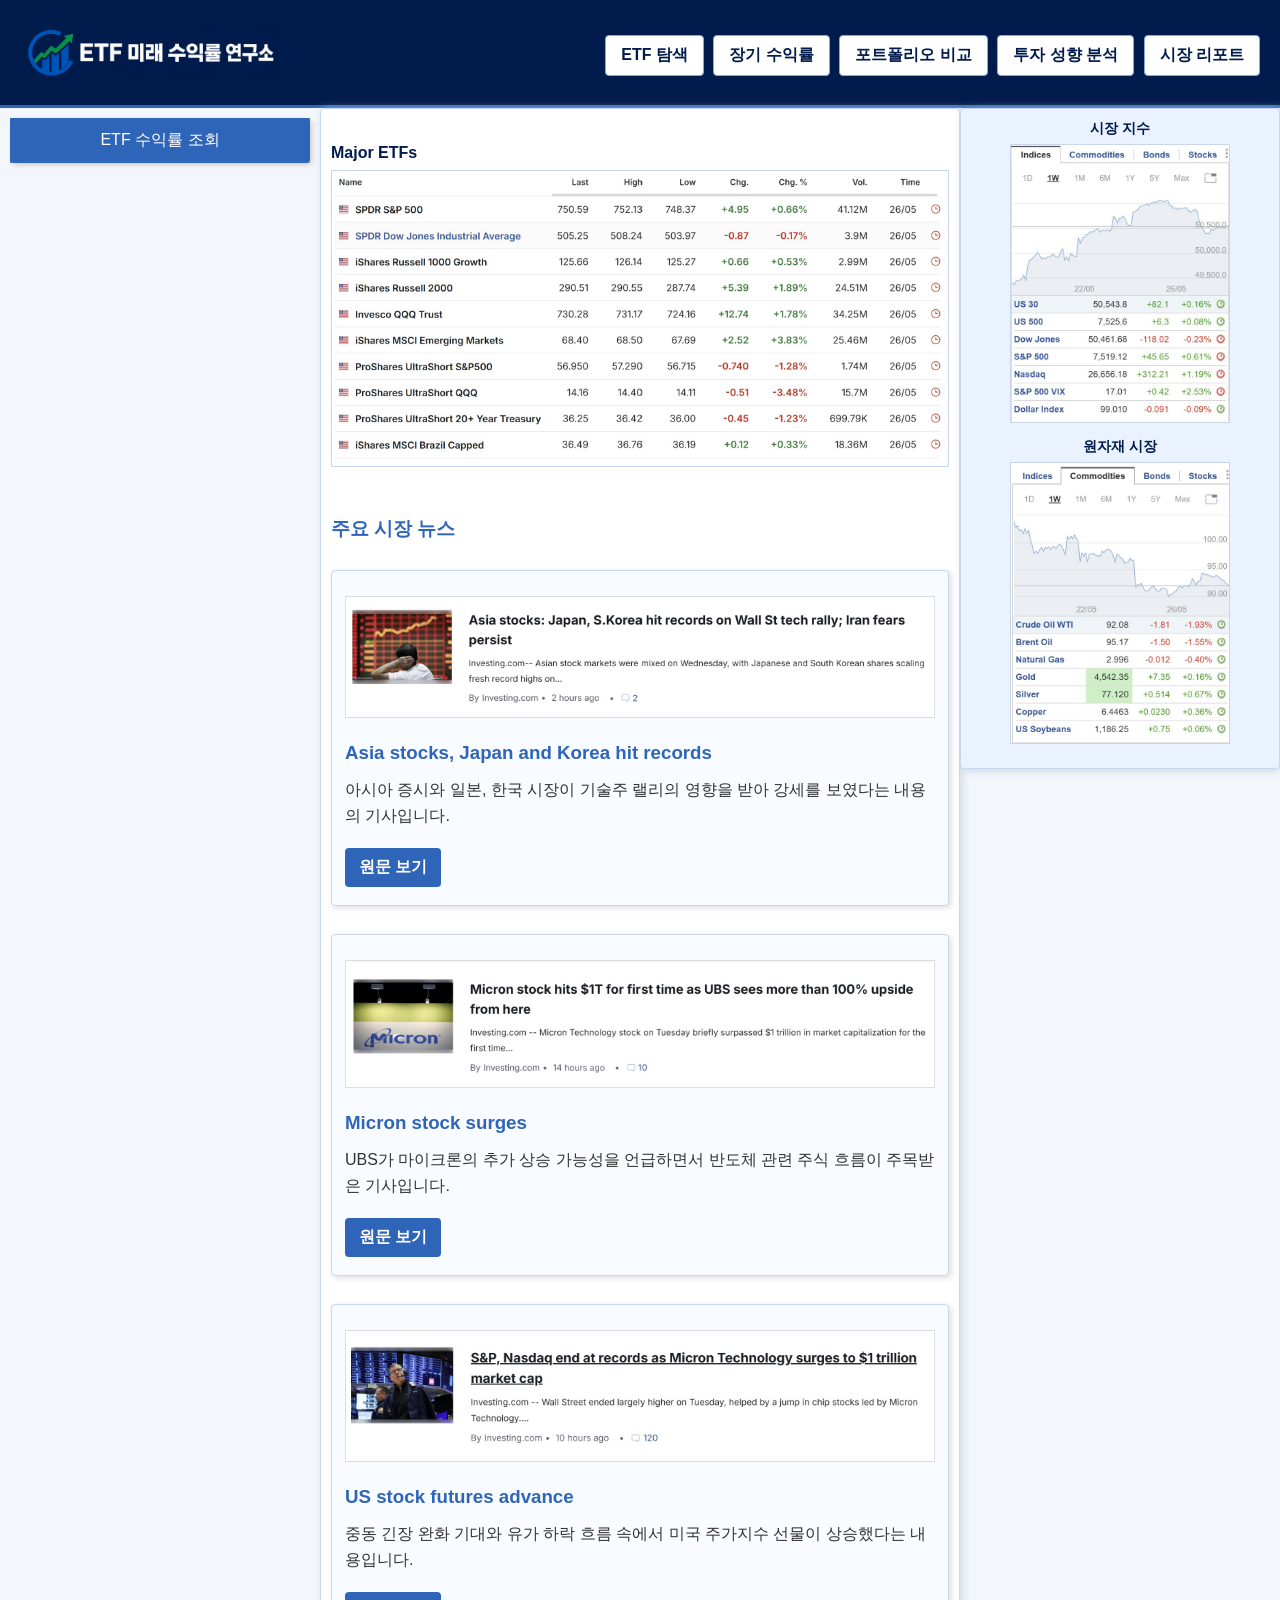
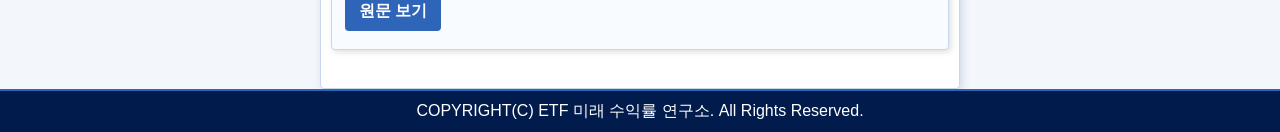
<file: index.html>
﻿<!DOCTYPE html>
<html lang="ko">
<head>
<meta charset="utf-8">
<meta name="viewport" content="width=device-width, initial-scale=1.0">
<title>ETF 미래 수익률 연구소</title>
<link rel="stylesheet" href="style.css">
</head>
<body>
<header class="c_12">
  <h1><a href="index.html"><img class="logo" src="./img/logo.png" alt="ETF 미래 수익률 연구소"></a></h1>
  <nav>
  <ul>
    <li><a href="explore.html">ETF 탐색</a></li>
    <li><a href="long-term.html">장기 수익률</a></li>
    <li><a href="portfolio.html">포트폴리오 비교</a></li>
    <li><a href="profile.html">투자 성향 분석</a></li>
    <li><a href="market-report.html">시장 리포트</a></li>
  </ul>
</nav>
</header>
<aside id="menu" class="c_m_3 c_3">
  <nav id="side_dropdown">
    <ul>
      <li><a href="#">ETF 수익률 조회</a>
        <ul>
          <li><a href="returns-qld.html">QLD 조회</a></li>
          <li><a href="returns-tqqq.html">TQQQ 조회</a></li>
          <li><a href="returns-spy.html">SPY 조회</a></li>
          <li><a href="returns-schd.html">SCHD 조회</a></li>
          <li><a href="returns-qqq.html">QQQ 조회</a></li>
          <li><a href="returns-voo.html">VOO 조회</a></li>
        </ul>
      </li>
    </ul>
  </nav>
</aside>
<main class="c_m_9 c_6">
      <section>
    <figure class="main-image">
      <figcaption>Major ETFs</figcaption>
      <img src="./img/etfs.jpg" alt="ETF 이미지">
    </figure>
  </section>
  <section class="main-news">
    <h3>주요 시장 뉴스</h3>
    <article class="card news-card">
      <img src="./img/news1.jpg" alt="아시아 증시 뉴스 이미지">
      <h3>Asia stocks, Japan and Korea hit records</h3>
      <p>아시아 증시와 일본, 한국 시장이 기술주 랠리의 영향을 받아 강세를 보였다는 내용의 기사입니다.</p>
      <a class="btn" href="https://www.investing.com/news/stock-market-news/asia-stocks-japan-skorea-hit-records-on-wall-st-tech-rally-iran-fears-persist-4711171" target="_blank">원문 보기</a>
    </article>
    <article class="card news-card">
      <img src="./img/news2.jpg" alt="마이크론 주식 뉴스 이미지">
      <h3>Micron stock surges</h3>
      <p>UBS가 마이크론의 추가 상승 가능성을 언급하면서 반도체 관련 주식 흐름이 주목받은 기사입니다.</p>
      <a class="btn" href="https://www.investing.com/news/stock-market-news/micron-stock-surges-as-ubs-sees-more-than-100-upside-from-here-4709156" target="_blank">원문 보기</a>
    </article>
    <article class="card news-card">
      <img src="./img/news3.jpg" alt="미국 선물 지수 뉴스 이미지">
      <h3>US stock futures advance</h3>
      <p>중동 긴장 완화 기대와 유가 하락 흐름 속에서 미국 주가지수 선물이 상승했다는 내용입니다.</p>
      <a class="btn" href="https://www.investing.com/news/stock-market-news/us-stock-futures-advance-as-iran-peace-hopes-dent-oil-prices-4708680" target="_blank">원문 보기</a>
    </article>
  </section>
</main>
<aside id="photos" class="c_m_12 c_3">
  <figure>
    <figcaption>시장 지수</figcaption>
    <img src="./img/indices.jpg" alt="시장 지수 이미지">
  </figure>
  <figure>
    <figcaption>원자재 시장</figcaption>
    <img src="./img/commodities.jpg" alt="원자재 시장 이미지">
  </figure>
</aside>
<footer class="c_12">COPYRIGHT(C) ETF 미래 수익률 연구소. All Rights Reserved.</footer>
</body>
</html>
</file>
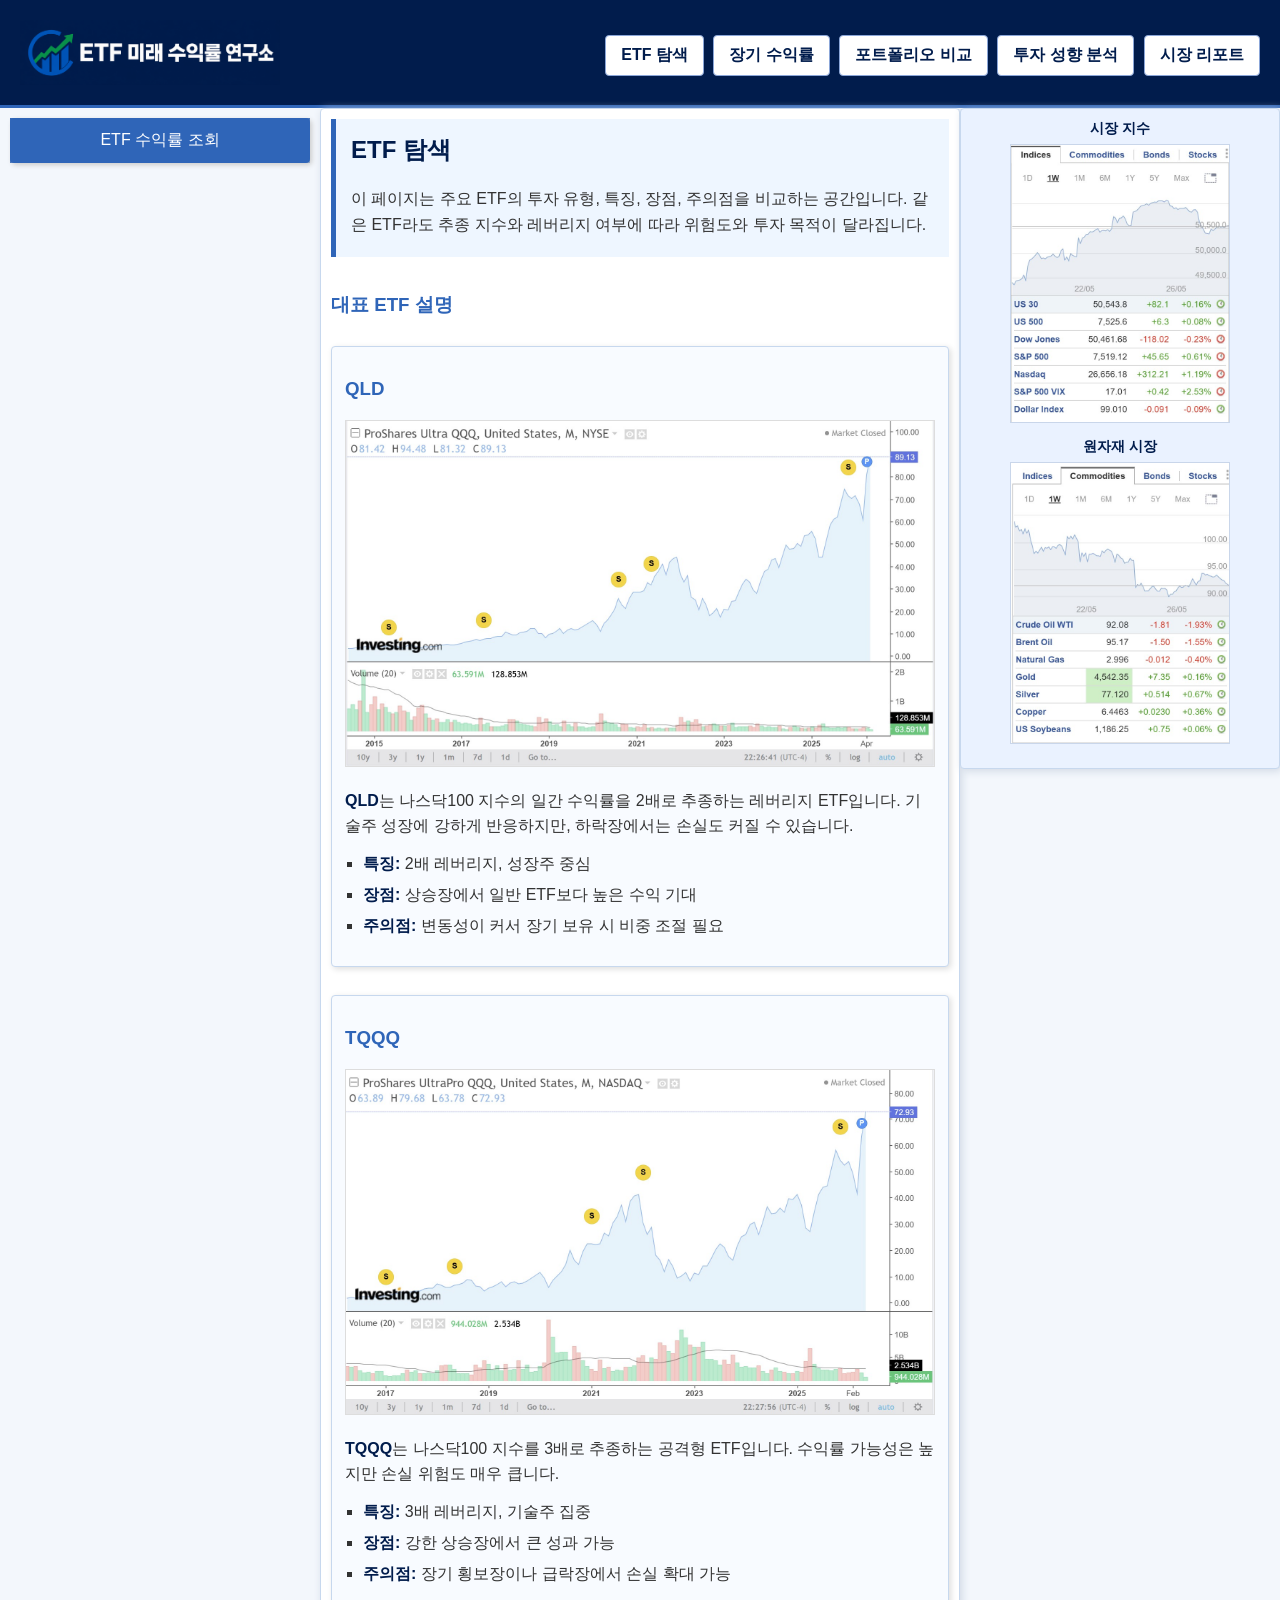
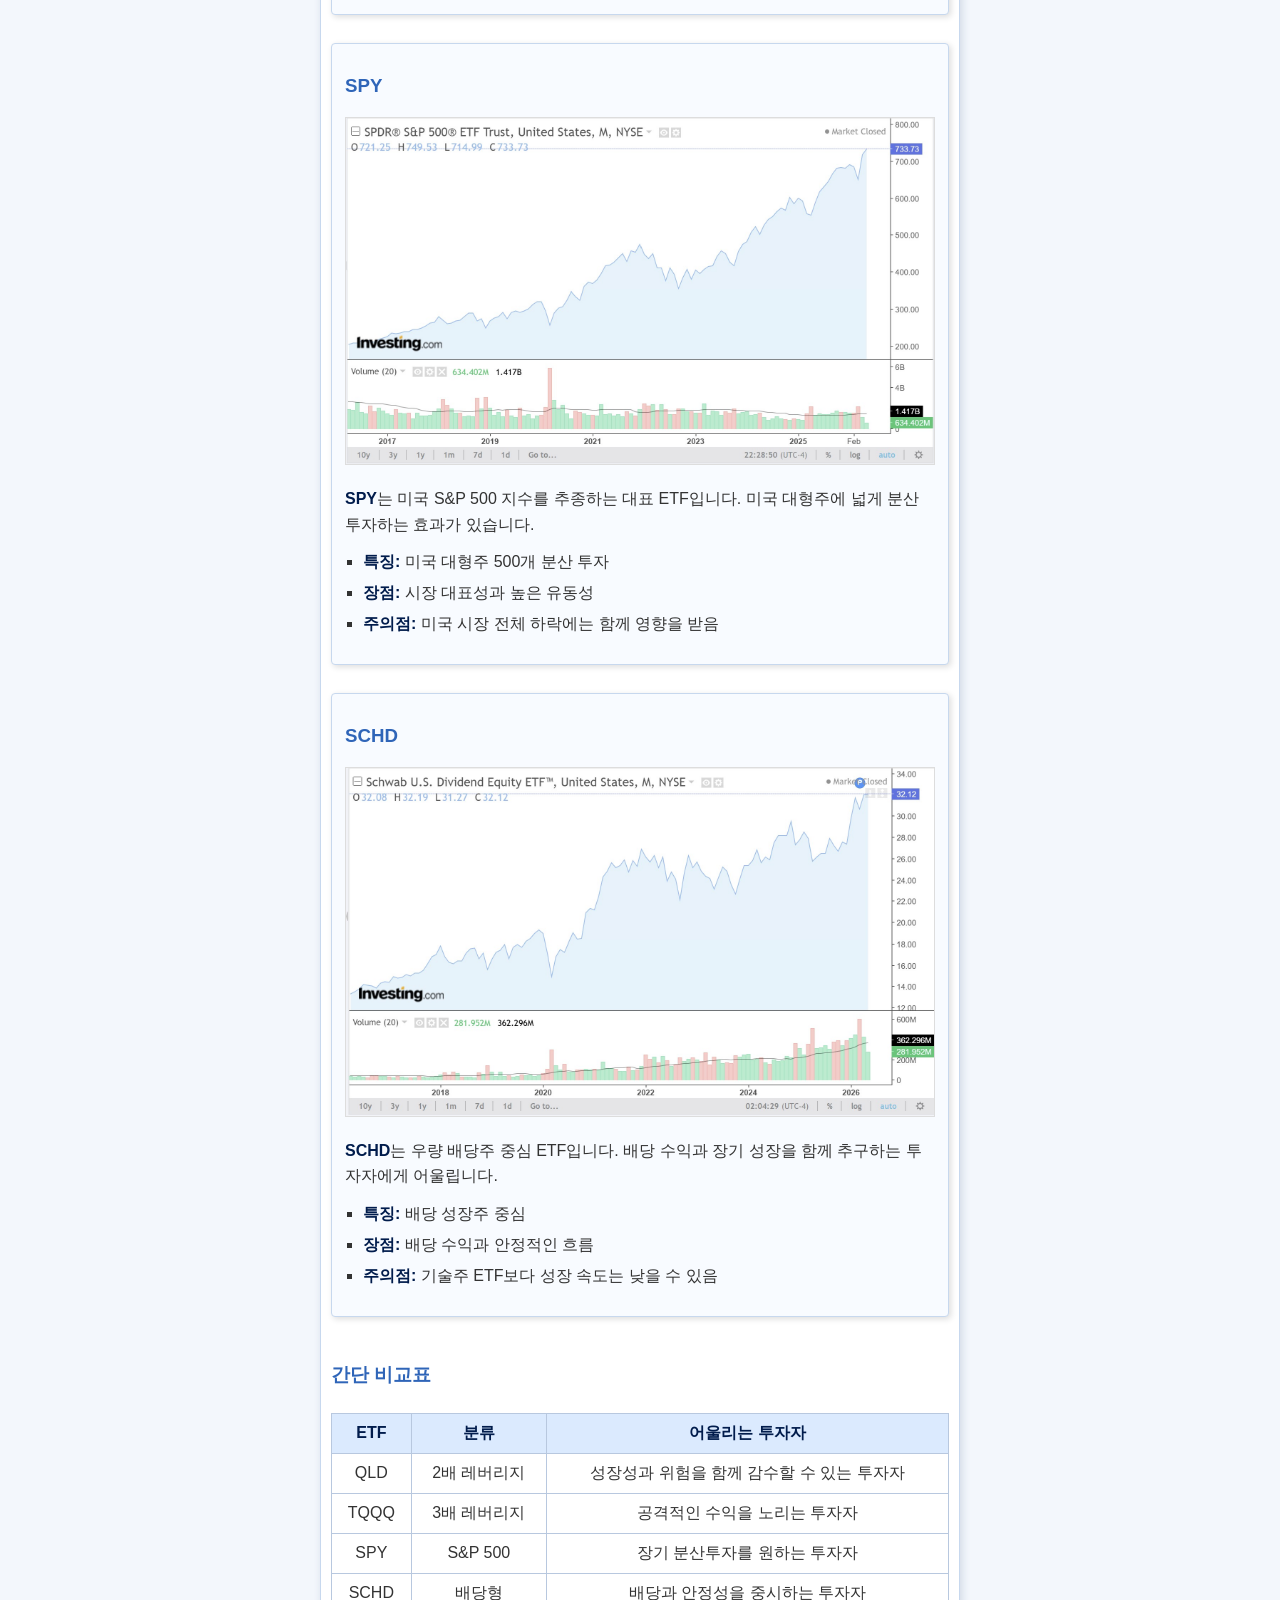
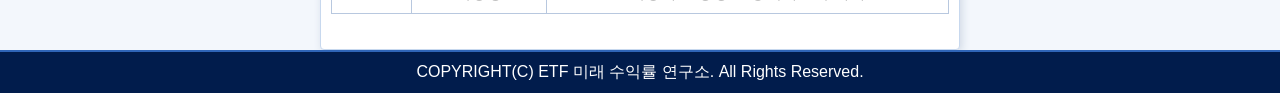
<file: explore.html>
﻿<!DOCTYPE html>
<html lang="ko">
<head>
<meta charset="utf-8">
<meta name="viewport" content="width=device-width, initial-scale=1.0">
<title>ETF 탐색</title>
<link rel="stylesheet" href="style.css">
</head>
<body>
<header class="c_12">
  <h1><a href="index.html"><img class="logo" src="./img/logo.png" alt="ETF 미래 수익률 연구소"></a></h1>
  <nav>
  <ul>
    <li><a href="explore.html">ETF 탐색</a></li>
    <li><a href="long-term.html">장기 수익률</a></li>
    <li><a href="portfolio.html">포트폴리오 비교</a></li>
    <li><a href="profile.html">투자 성향 분석</a></li>
    <li><a href="market-report.html">시장 리포트</a></li>
  </ul>
</nav>
</header>
<aside id="menu" class="c_m_3 c_3">
  <nav id="side_dropdown">
    <ul>
      <li><a href="#">ETF 수익률 조회</a>
        <ul>
          <li><a href="returns-qld.html">QLD 조회</a></li>
          <li><a href="returns-tqqq.html">TQQQ 조회</a></li>
          <li><a href="returns-spy.html">SPY 조회</a></li>
          <li><a href="returns-schd.html">SCHD 조회</a></li>
          <li><a href="returns-qqq.html">QQQ 조회</a></li>
          <li><a href="returns-voo.html">VOO 조회</a></li>
        </ul>
      </li>
    </ul>
  </nav>
</aside>
<main class="c_m_9 c_6">
  <section class="intro-box">
    <h2>ETF 탐색</h2>
    <p>이 페이지는 주요 ETF의 투자 유형, 특징, 장점, 주의점을 비교하는 공간입니다. 같은 ETF라도 추종 지수와 레버리지 여부에 따라 위험도와 투자 목적이 달라집니다.</p>
  </section>
  <section>
    <h3>대표 ETF 설명</h3>
    <article class="card"><h3>QLD</h3><img src="./img/qld chart.jpg" alt="QLD 차트"><p><b>QLD</b>는 나스닥100 지수의 일간 수익률을 2배로 추종하는 레버리지 ETF입니다. 기술주 성장에 강하게 반응하지만, 하락장에서는 손실도 커질 수 있습니다.</p><ul><li><b>특징:</b> 2배 레버리지, 성장주 중심</li><li><b>장점:</b> 상승장에서 일반 ETF보다 높은 수익 기대</li><li><b>주의점:</b> 변동성이 커서 장기 보유 시 비중 조절 필요</li></ul></article>
    <article class="card"><h3>TQQQ</h3><img src="./img/tqqq chart.jpg" alt="TQQQ 차트"><p><b>TQQQ</b>는 나스닥100 지수를 3배로 추종하는 공격형 ETF입니다. 수익률 가능성은 높지만 손실 위험도 매우 큽니다.</p><ul><li><b>특징:</b> 3배 레버리지, 기술주 집중</li><li><b>장점:</b> 강한 상승장에서 큰 성과 가능</li><li><b>주의점:</b> 장기 횡보장이나 급락장에서 손실 확대 가능</li></ul></article>
    <article class="card"><h3>SPY</h3><img src="./img/spy chart.jpg" alt="SPY 차트"><p><b>SPY</b>는 미국 S&amp;P 500 지수를 추종하는 대표 ETF입니다. 미국 대형주에 넓게 분산 투자하는 효과가 있습니다.</p><ul><li><b>특징:</b> 미국 대형주 500개 분산 투자</li><li><b>장점:</b> 시장 대표성과 높은 유동성</li><li><b>주의점:</b> 미국 시장 전체 하락에는 함께 영향을 받음</li></ul></article>
    <article class="card"><h3>SCHD</h3><img src="./img/schd chart.jpg" alt="SCHD 차트"><p><b>SCHD</b>는 우량 배당주 중심 ETF입니다. 배당 수익과 장기 성장을 함께 추구하는 투자자에게 어울립니다.</p><ul><li><b>특징:</b> 배당 성장주 중심</li><li><b>장점:</b> 배당 수익과 안정적인 흐름</li><li><b>주의점:</b> 기술주 ETF보다 성장 속도는 낮을 수 있음</li></ul></article>
  </section>
  <section>
    <h3>간단 비교표</h3>
    <table><tr><th>ETF</th><th>분류</th><th>어울리는 투자자</th></tr><tr><td>QLD</td><td>2배 레버리지</td><td>성장성과 위험을 함께 감수할 수 있는 투자자</td></tr><tr><td>TQQQ</td><td>3배 레버리지</td><td>공격적인 수익을 노리는 투자자</td></tr><tr><td>SPY</td><td>S&amp;P 500</td><td>장기 분산투자를 원하는 투자자</td></tr><tr><td>SCHD</td><td>배당형</td><td>배당과 안정성을 중시하는 투자자</td></tr></table>
  </section>
</main>
<aside id="photos" class="c_m_12 c_3">
  <figure>
    <figcaption>시장 지수</figcaption>
    <img src="./img/indices.jpg" alt="시장 지수 이미지">
  </figure>
  <figure>
    <figcaption>원자재 시장</figcaption>
    <img src="./img/commodities.jpg" alt="원자재 시장 이미지">
  </figure>
</aside>
<footer class="c_12">COPYRIGHT(C) ETF 미래 수익률 연구소. All Rights Reserved.</footer>
</body>
</html>
</file>
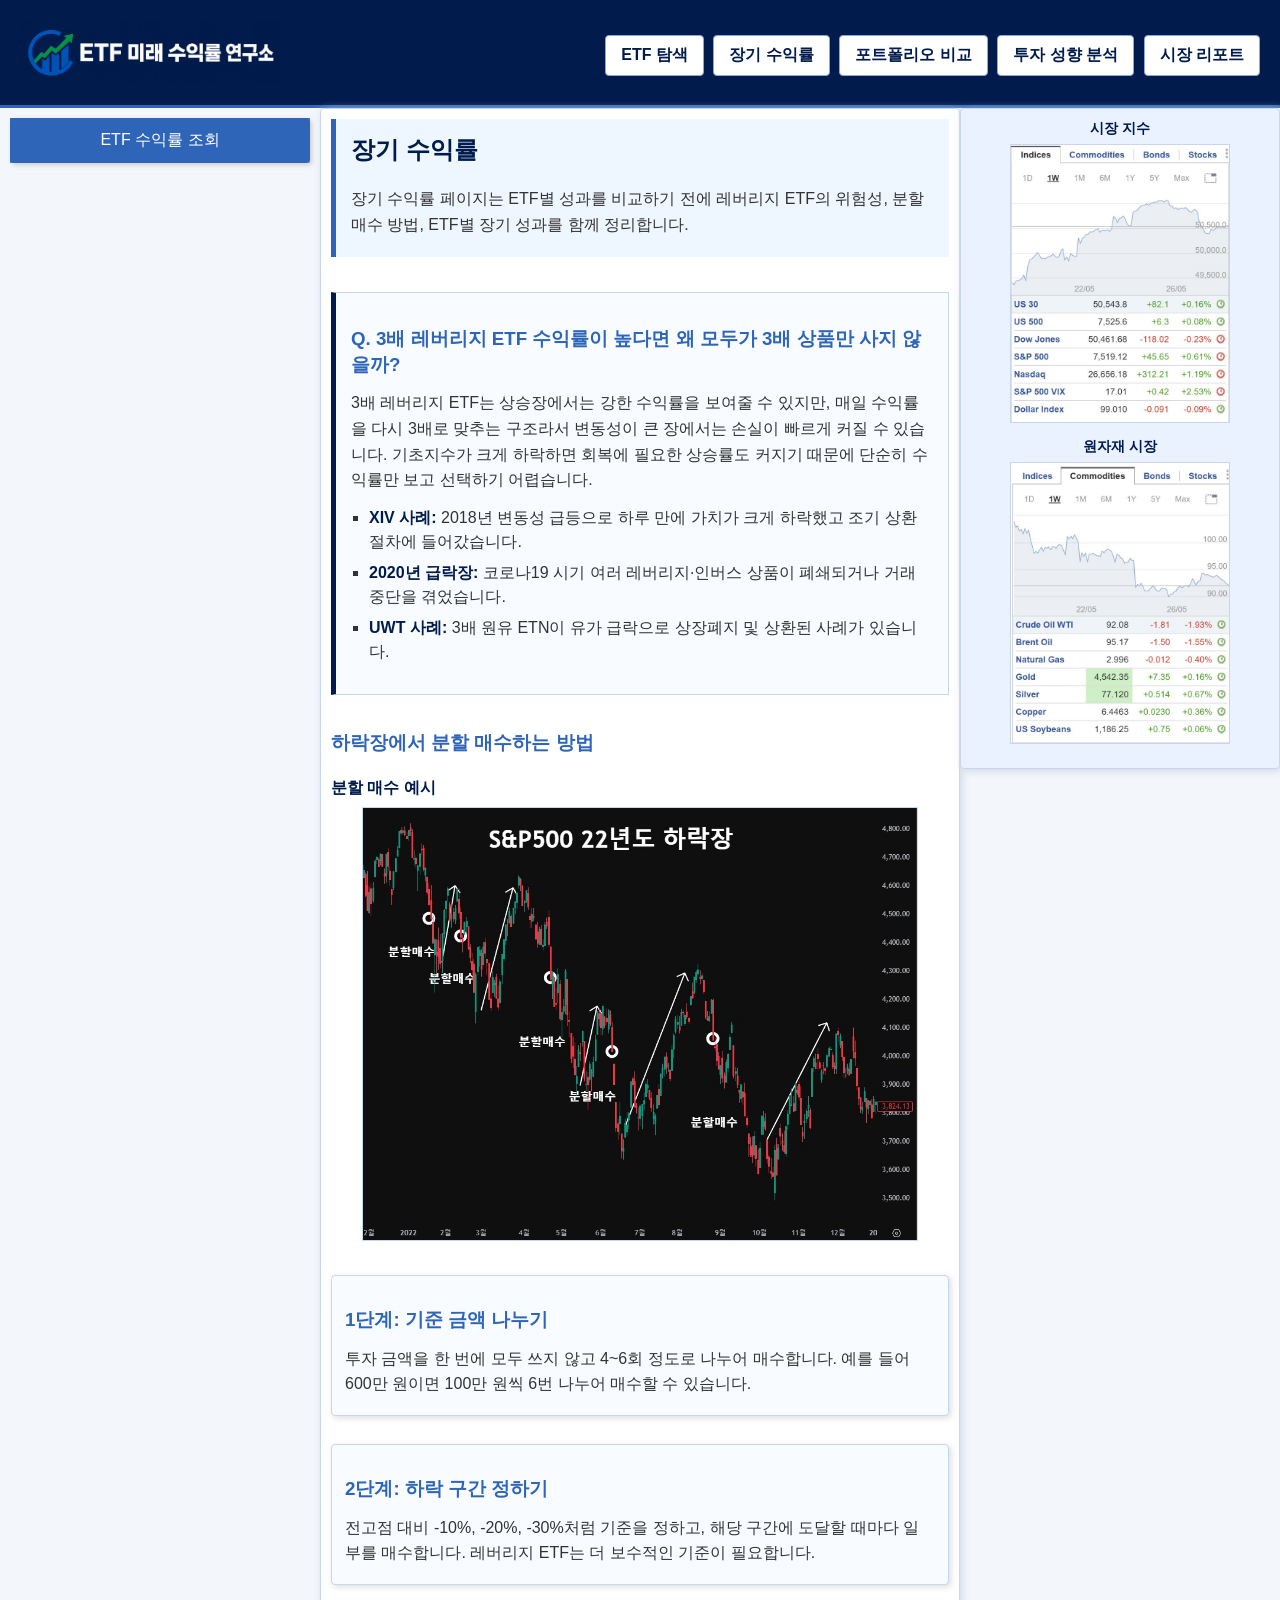
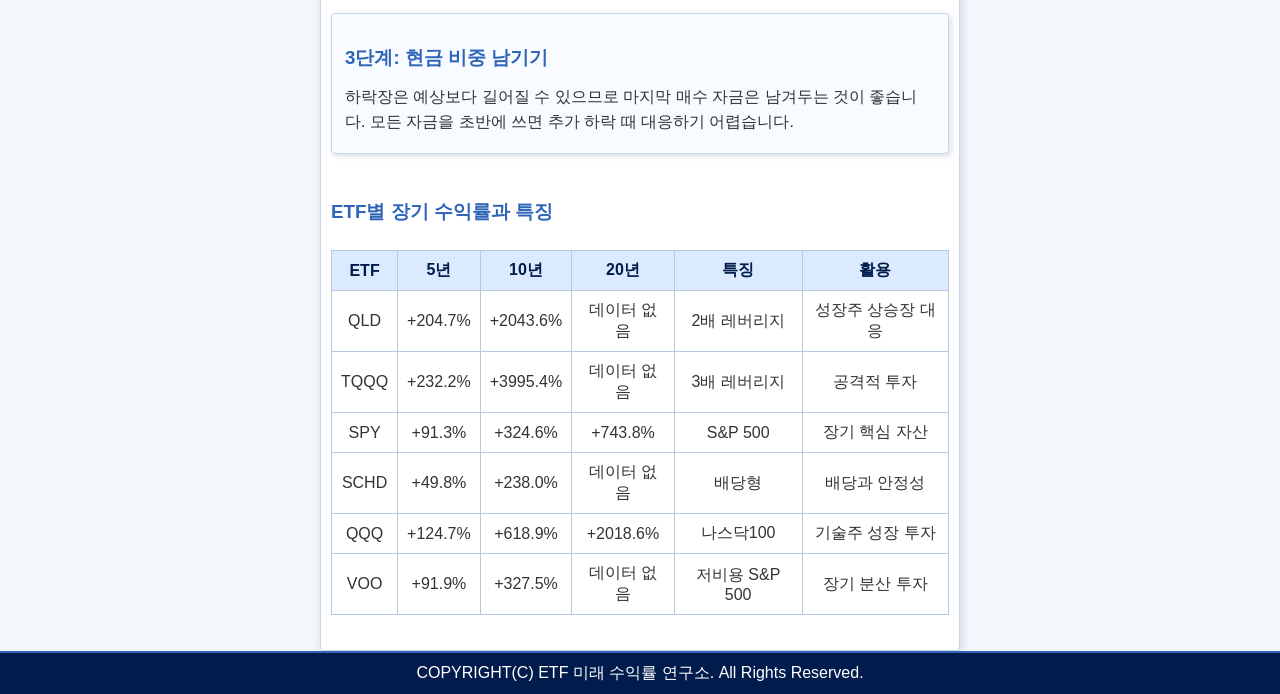
<file: long-term.html>
﻿<!DOCTYPE html>
<html lang="ko">
<head>
<meta charset="utf-8">
<meta name="viewport" content="width=device-width, initial-scale=1.0">
<title>장기 수익률</title>
<link rel="stylesheet" href="style.css">
</head>
<body>
<header class="c_12">
  <h1><a href="index.html"><img class="logo" src="./img/logo.png" alt="ETF 미래 수익률 연구소"></a></h1>
  <nav>
  <ul>
    <li><a href="explore.html">ETF 탐색</a></li>
    <li><a href="long-term.html">장기 수익률</a></li>
    <li><a href="portfolio.html">포트폴리오 비교</a></li>
    <li><a href="profile.html">투자 성향 분석</a></li>
    <li><a href="market-report.html">시장 리포트</a></li>
  </ul>
</nav>
</header>
<aside id="menu" class="c_m_3 c_3">
  <nav id="side_dropdown">
    <ul>
      <li><a href="#">ETF 수익률 조회</a>
        <ul>
          <li><a href="returns-qld.html">QLD 조회</a></li>
          <li><a href="returns-tqqq.html">TQQQ 조회</a></li>
          <li><a href="returns-spy.html">SPY 조회</a></li>
          <li><a href="returns-schd.html">SCHD 조회</a></li>
          <li><a href="returns-qqq.html">QQQ 조회</a></li>
          <li><a href="returns-voo.html">VOO 조회</a></li>
        </ul>
      </li>
    </ul>
  </nav>
</aside>
<main class="c_m_9 c_6">
  <section class="intro-box"><h2>장기 수익률</h2><p>장기 수익률 페이지는 ETF별 성과를 비교하기 전에 레버리지 ETF의 위험성, 분할 매수 방법, ETF별 장기 성과를 함께 정리합니다.</p></section>
  <section class="note-box"><h3>Q. 3배 레버리지 ETF 수익률이 높다면 왜 모두가 3배 상품만 사지 않을까?</h3><p>3배 레버리지 ETF는 상승장에서는 강한 수익률을 보여줄 수 있지만, 매일 수익률을 다시 3배로 맞추는 구조라서 변동성이 큰 장에서는 손실이 빠르게 커질 수 있습니다. 기초지수가 크게 하락하면 회복에 필요한 상승률도 커지기 때문에 단순히 수익률만 보고 선택하기 어렵습니다.</p><ul><li><b>XIV 사례:</b> 2018년 변동성 급등으로 하루 만에 가치가 크게 하락했고 조기 상환 절차에 들어갔습니다.</li><li><b>2020년 급락장:</b> 코로나19 시기 여러 레버리지·인버스 상품이 폐쇄되거나 거래 중단을 겪었습니다.</li><li><b>UWT 사례:</b> 3배 원유 ETN이 유가 급락으로 상장폐지 및 상환된 사례가 있습니다.</li></ul></section>
  <section><h3>하락장에서 분할 매수하는 방법</h3>
    <figure class="buying-image">
      <figcaption>분할 매수 예시</figcaption>
      <img src="./img/div buying.jpg" alt="분할 매수 예시 이미지">
    </figure><article class="card"><h3>1단계: 기준 금액 나누기</h3><p>투자 금액을 한 번에 모두 쓰지 않고 4~6회 정도로 나누어 매수합니다. 예를 들어 600만 원이면 100만 원씩 6번 나누어 매수할 수 있습니다.</p></article><article class="card"><h3>2단계: 하락 구간 정하기</h3><p>전고점 대비 -10%, -20%, -30%처럼 기준을 정하고, 해당 구간에 도달할 때마다 일부를 매수합니다. 레버리지 ETF는 더 보수적인 기준이 필요합니다.</p></article><article class="card"><h3>3단계: 현금 비중 남기기</h3><p>하락장은 예상보다 길어질 수 있으므로 마지막 매수 자금은 남겨두는 것이 좋습니다. 모든 자금을 초반에 쓰면 추가 하락 때 대응하기 어렵습니다.</p></article></section>
  <section><h3>ETF별 장기 수익률과 특징</h3><table><tr><th>ETF</th><th>5년</th><th>10년</th><th>20년</th><th>특징</th><th>활용</th></tr><tr><td>QLD</td><td>+204.7%</td><td>+2043.6%</td><td>데이터 없음</td><td>2배 레버리지</td><td>성장주 상승장 대응</td></tr><tr><td>TQQQ</td><td>+232.2%</td><td>+3995.4%</td><td>데이터 없음</td><td>3배 레버리지</td><td>공격적 투자</td></tr><tr><td>SPY</td><td>+91.3%</td><td>+324.6%</td><td>+743.8%</td><td>S&amp;P 500</td><td>장기 핵심 자산</td></tr><tr><td>SCHD</td><td>+49.8%</td><td>+238.0%</td><td>데이터 없음</td><td>배당형</td><td>배당과 안정성</td></tr><tr><td>QQQ</td><td>+124.7%</td><td>+618.9%</td><td>+2018.6%</td><td>나스닥100</td><td>기술주 성장 투자</td></tr><tr><td>VOO</td><td>+91.9%</td><td>+327.5%</td><td>데이터 없음</td><td>저비용 S&amp;P 500</td><td>장기 분산 투자</td></tr></table></section>
</main>
<aside id="photos" class="c_m_12 c_3">
  <figure>
    <figcaption>시장 지수</figcaption>
    <img src="./img/indices.jpg" alt="시장 지수 이미지">
  </figure>
  <figure>
    <figcaption>원자재 시장</figcaption>
    <img src="./img/commodities.jpg" alt="원자재 시장 이미지">
  </figure>
</aside>
<footer class="c_12">COPYRIGHT(C) ETF 미래 수익률 연구소. All Rights Reserved.</footer>
</body>
</html>
</file>
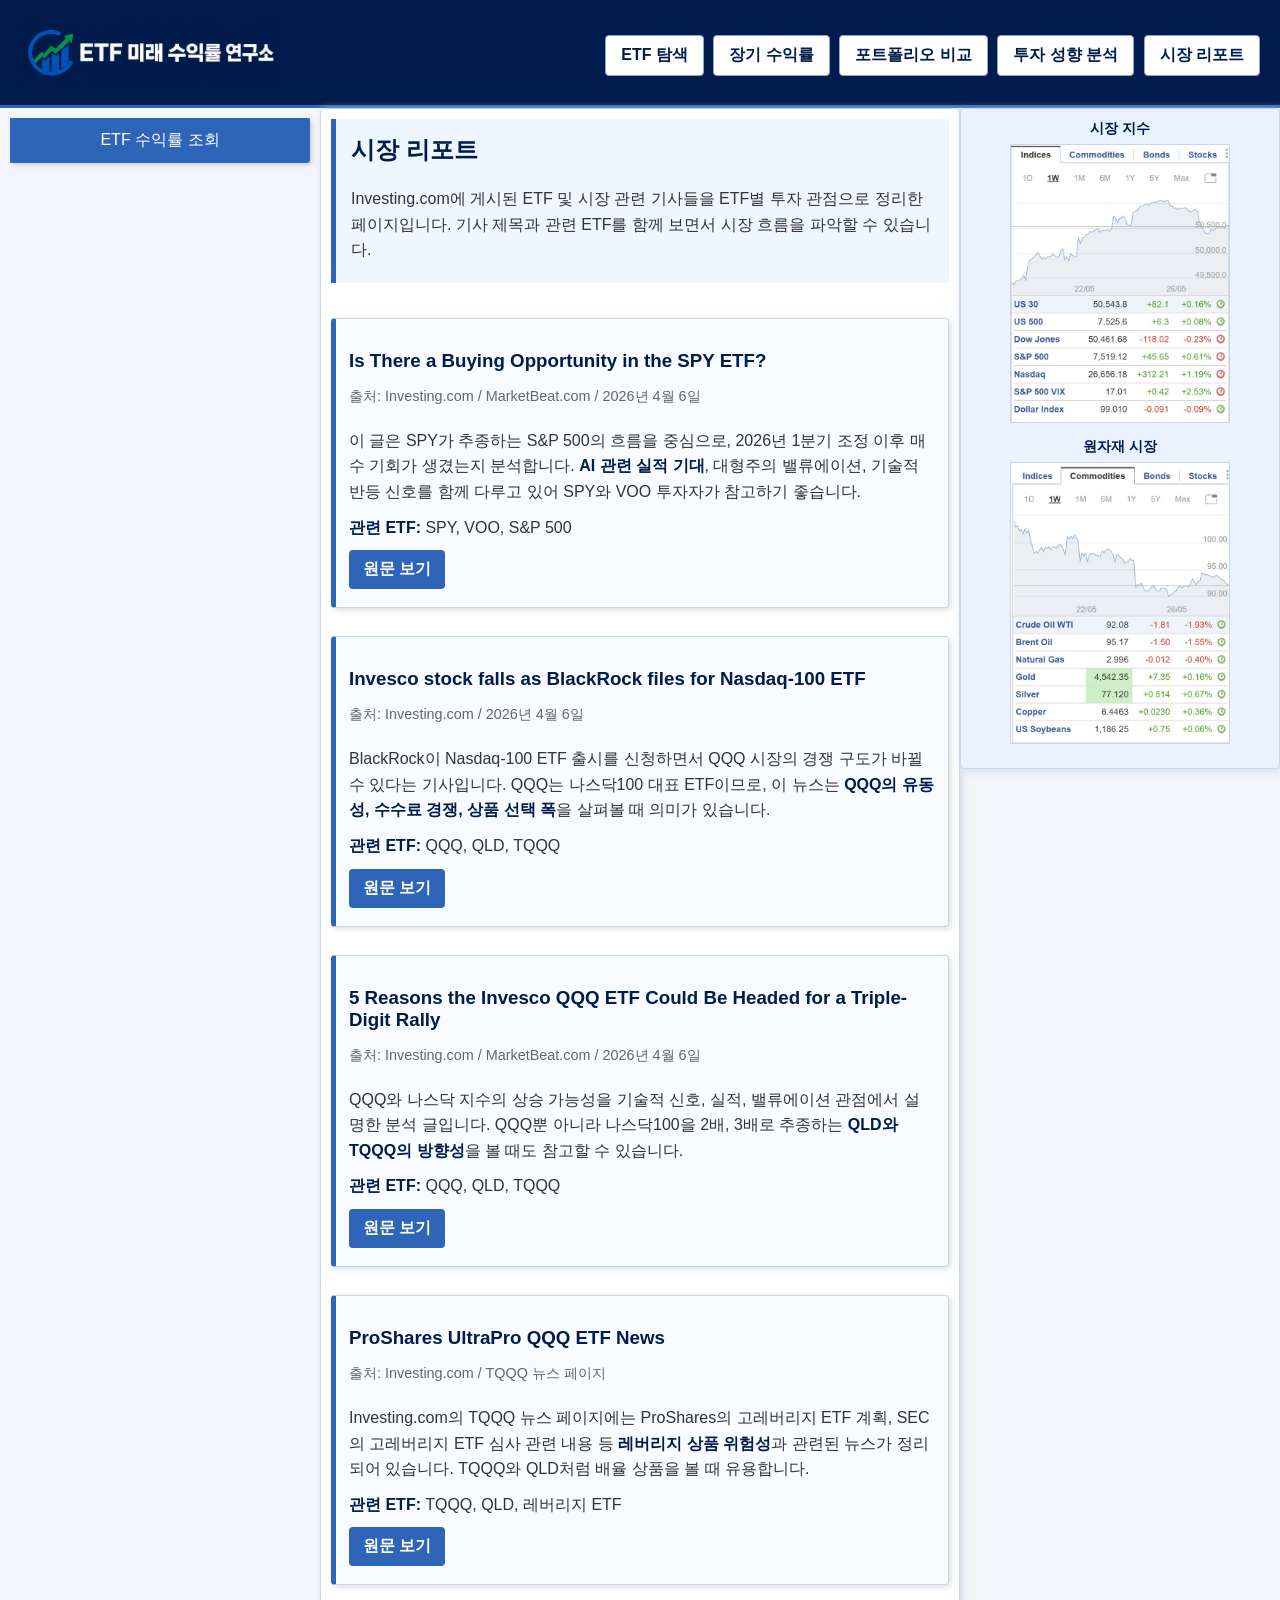
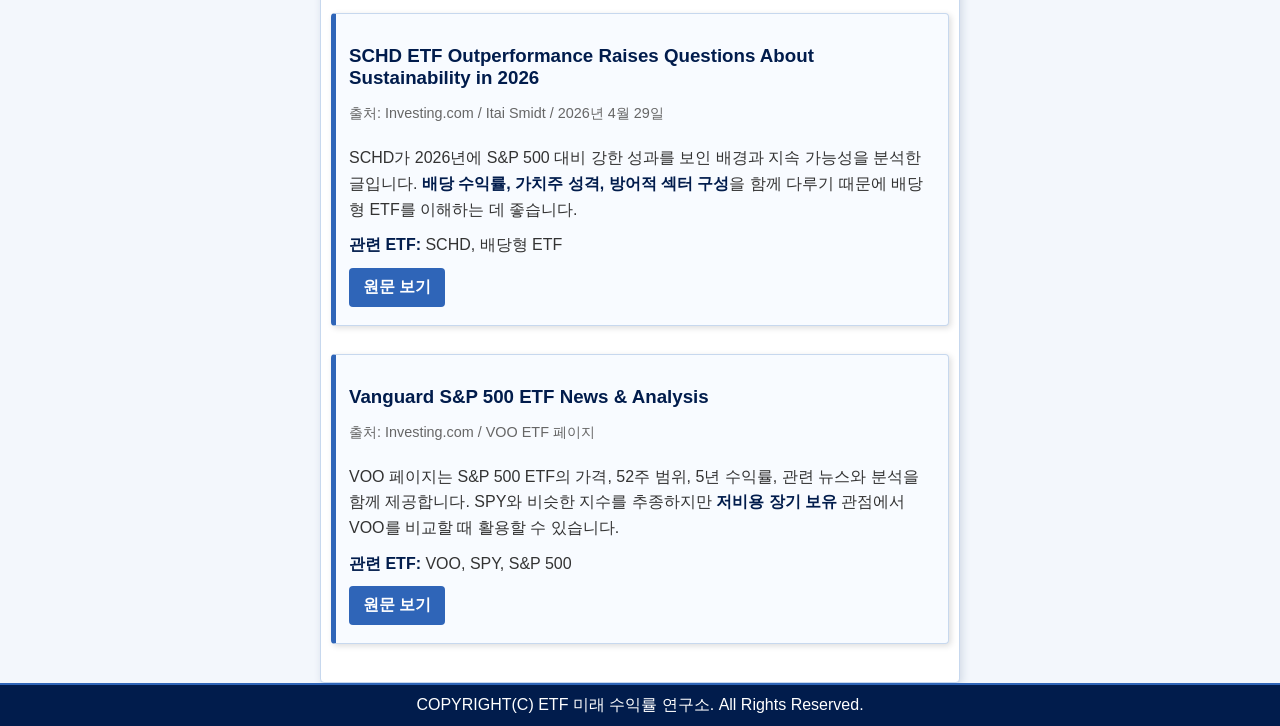
<file: market-report.html>
﻿<!DOCTYPE html>
<html lang="ko">
<head>
<meta charset="utf-8">
<meta name="viewport" content="width=device-width, initial-scale=1.0">
<title>시장 리포트</title>
<link rel="stylesheet" href="style.css">
</head>
<body>
<header class="c_12">
  <h1><a href="index.html"><img class="logo" src="./img/logo.png" alt="ETF 미래 수익률 연구소"></a></h1>
  <nav>
  <ul>
    <li><a href="explore.html">ETF 탐색</a></li>
    <li><a href="long-term.html">장기 수익률</a></li>
    <li><a href="portfolio.html">포트폴리오 비교</a></li>
    <li><a href="profile.html">투자 성향 분석</a></li>
    <li><a href="market-report.html">시장 리포트</a></li>
  </ul>
</nav>
</header>
<aside id="menu" class="c_m_3 c_3">
  <nav id="side_dropdown">
    <ul>
      <li><a href="#">ETF 수익률 조회</a>
        <ul>
          <li><a href="returns-qld.html">QLD 조회</a></li>
          <li><a href="returns-tqqq.html">TQQQ 조회</a></li>
          <li><a href="returns-spy.html">SPY 조회</a></li>
          <li><a href="returns-schd.html">SCHD 조회</a></li>
          <li><a href="returns-qqq.html">QQQ 조회</a></li>
          <li><a href="returns-voo.html">VOO 조회</a></li>
        </ul>
      </li>
    </ul>
  </nav>
</aside>
<main class="c_m_9 c_6">
  <section class="intro-box">
    <h2>시장 리포트</h2>
    <p>Investing.com에 게시된 ETF 및 시장 관련 기사들을 ETF별 투자 관점으로 정리한 페이지입니다. 기사 제목과 관련 ETF를 함께 보면서 시장 흐름을 파악할 수 있습니다.</p>
  </section>

  <section>
    <article class="card report-card">
      <h3>Is There a Buying Opportunity in the SPY ETF?</h3>
      <p class="meta">출처: Investing.com / MarketBeat.com / 2026년 4월 6일</p>
      <p>이 글은 SPY가 추종하는 S&amp;P 500의 흐름을 중심으로, 2026년 1분기 조정 이후 매수 기회가 생겼는지 분석합니다. <b>AI 관련 실적 기대</b>, 대형주의 밸류에이션, 기술적 반등 신호를 함께 다루고 있어 SPY와 VOO 투자자가 참고하기 좋습니다.</p>
      <p><b>관련 ETF:</b> SPY, VOO, S&amp;P 500</p>
      <a class="btn" href="https://www.investing.com/analysis/is-there-a-buying-opportunity-in-the-spy-etf-200677936">원문 보기</a>
    </article>

    <article class="card report-card">
      <h3>Invesco stock falls as BlackRock files for Nasdaq-100 ETF</h3>
      <p class="meta">출처: Investing.com / 2026년 4월 6일</p>
      <p>BlackRock이 Nasdaq-100 ETF 출시를 신청하면서 QQQ 시장의 경쟁 구도가 바뀔 수 있다는 기사입니다. QQQ는 나스닥100 대표 ETF이므로, 이 뉴스는 <b>QQQ의 유동성, 수수료 경쟁, 상품 선택 폭</b>을 살펴볼 때 의미가 있습니다.</p>
      <p><b>관련 ETF:</b> QQQ, QLD, TQQQ</p>
      <a class="btn" href="https://www.investing.com/news/stock-market-news/invesco-stock-falls-as-blackrock-files-for-nasdaq100-etf-93CH-4599017">원문 보기</a>
    </article>

    <article class="card report-card">
      <h3>5 Reasons the Invesco QQQ ETF Could Be Headed for a Triple-Digit Rally</h3>
      <p class="meta">출처: Investing.com / MarketBeat.com / 2026년 4월 6일</p>
      <p>QQQ와 나스닥 지수의 상승 가능성을 기술적 신호, 실적, 밸류에이션 관점에서 설명한 분석 글입니다. QQQ뿐 아니라 나스닥100을 2배, 3배로 추종하는 <b>QLD와 TQQQ의 방향성</b>을 볼 때도 참고할 수 있습니다.</p>
      <p><b>관련 ETF:</b> QQQ, QLD, TQQQ</p>
      <a class="btn" href="https://www.investing.com/analysis/5-reasons-the-invesco-qqq-etf-could-be-headed-for-a-tripledigit-rally-200677922">원문 보기</a>
    </article>

    <article class="card report-card">
      <h3>ProShares UltraPro QQQ ETF News</h3>
      <p class="meta">출처: Investing.com / TQQQ 뉴스 페이지</p>
      <p>Investing.com의 TQQQ 뉴스 페이지에는 ProShares의 고레버리지 ETF 계획, SEC의 고레버리지 ETF 심사 관련 내용 등 <b>레버리지 상품 위험성</b>과 관련된 뉴스가 정리되어 있습니다. TQQQ와 QLD처럼 배율 상품을 볼 때 유용합니다.</p>
      <p><b>관련 ETF:</b> TQQQ, QLD, 레버리지 ETF</p>
      <a class="btn" href="https://www.investing.com/etfs/proshares-trust-ultrapro-qqq-news">원문 보기</a>
    </article>

    <article class="card report-card">
      <h3>SCHD ETF Outperformance Raises Questions About Sustainability in 2026</h3>
      <p class="meta">출처: Investing.com / Itai Smidt / 2026년 4월 29일</p>
      <p>SCHD가 2026년에 S&amp;P 500 대비 강한 성과를 보인 배경과 지속 가능성을 분석한 글입니다. <b>배당 수익률, 가치주 성격, 방어적 섹터 구성</b>을 함께 다루기 때문에 배당형 ETF를 이해하는 데 좋습니다.</p>
      <p><b>관련 ETF:</b> SCHD, 배당형 ETF</p>
      <a class="btn" href="https://www.investing.com/analysis/schd-etf-outperformance-raises-questions-about-sustainability-in-2026-200679397">원문 보기</a>
    </article>

    <article class="card report-card">
      <h3>Vanguard S&amp;P 500 ETF News &amp; Analysis</h3>
      <p class="meta">출처: Investing.com / VOO ETF 페이지</p>
      <p>VOO 페이지는 S&amp;P 500 ETF의 가격, 52주 범위, 5년 수익률, 관련 뉴스와 분석을 함께 제공합니다. SPY와 비슷한 지수를 추종하지만 <b>저비용 장기 보유</b> 관점에서 VOO를 비교할 때 활용할 수 있습니다.</p>
      <p><b>관련 ETF:</b> VOO, SPY, S&amp;P 500</p>
      <a class="btn" href="https://www.investing.com/etfs/vanguard-s-p-500">원문 보기</a>
    </article>
  </section>
</main>
<aside id="photos" class="c_m_12 c_3">
  <figure>
    <figcaption>시장 지수</figcaption>
    <img src="./img/indices.jpg" alt="시장 지수 이미지">
  </figure>
  <figure>
    <figcaption>원자재 시장</figcaption>
    <img src="./img/commodities.jpg" alt="원자재 시장 이미지">
  </figure>
</aside>
<footer class="c_12">COPYRIGHT(C) ETF 미래 수익률 연구소. All Rights Reserved.</footer>
</body>
</html>
</file>
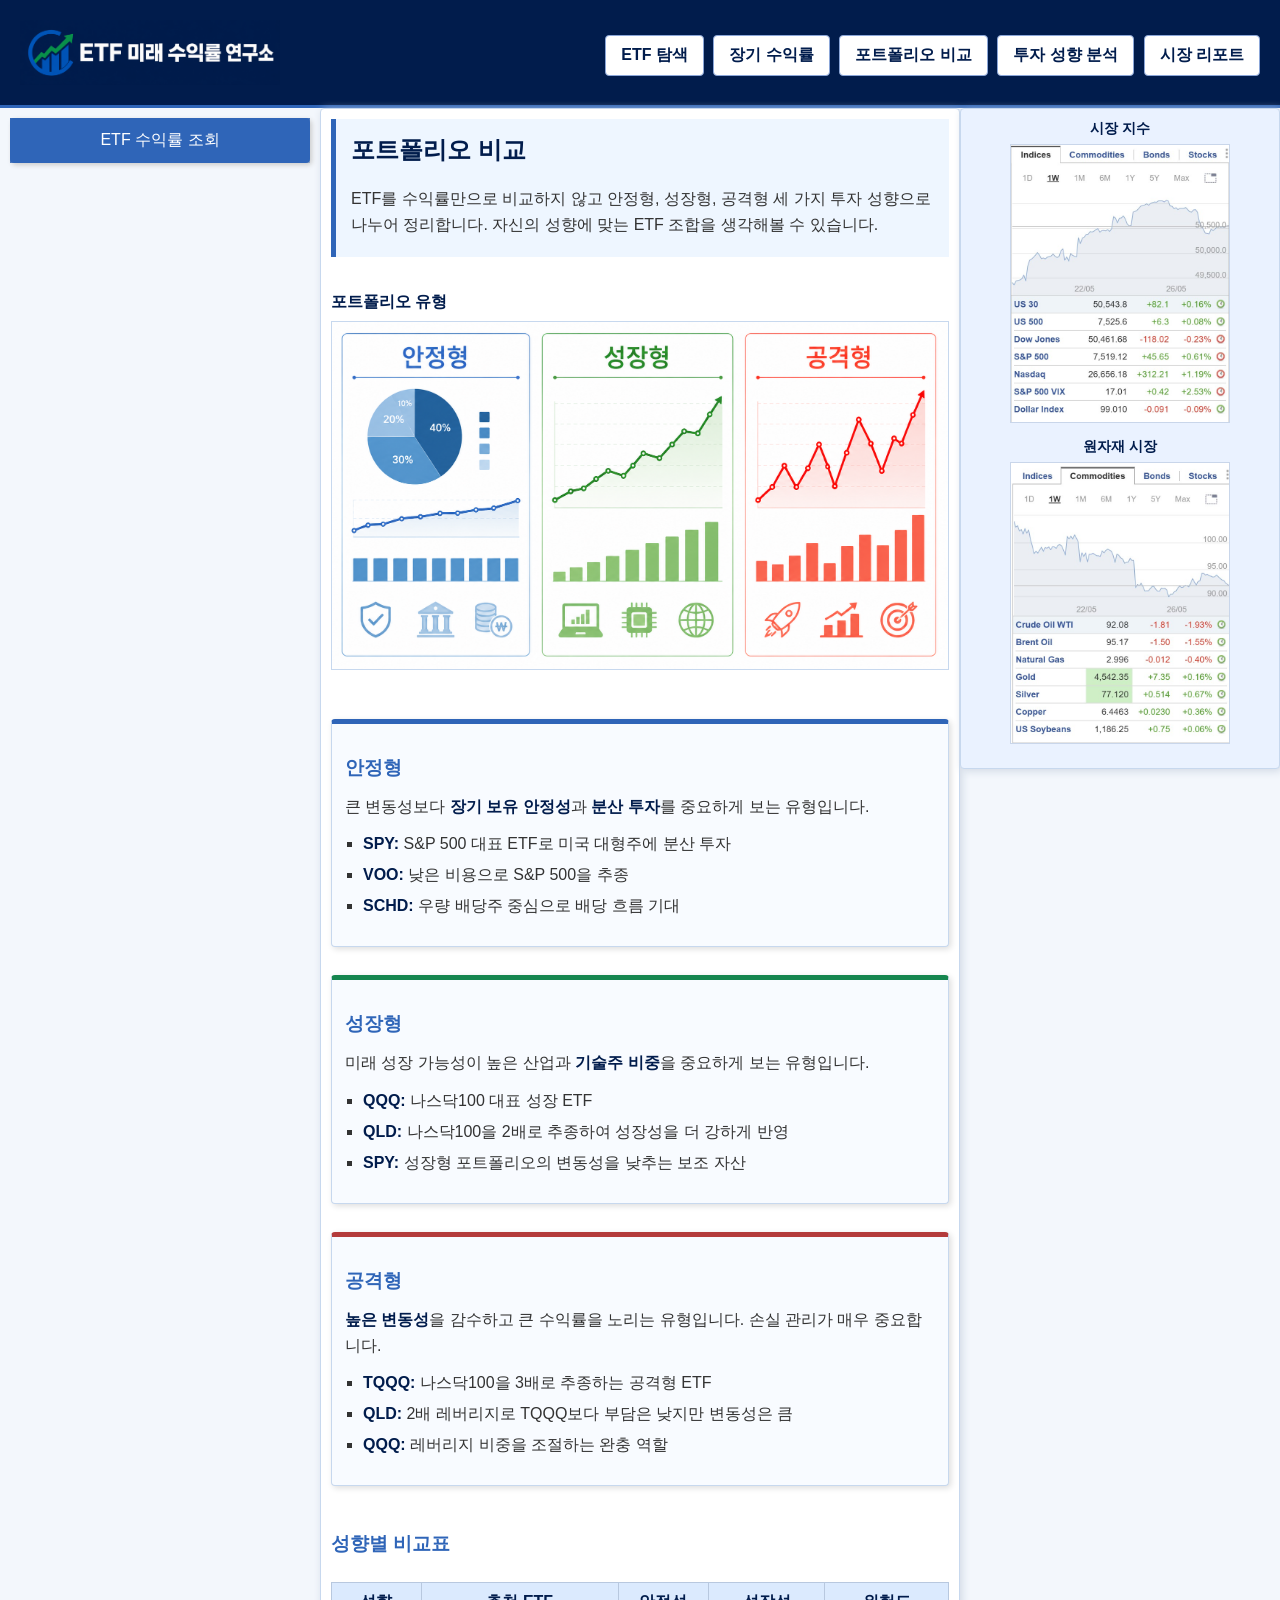
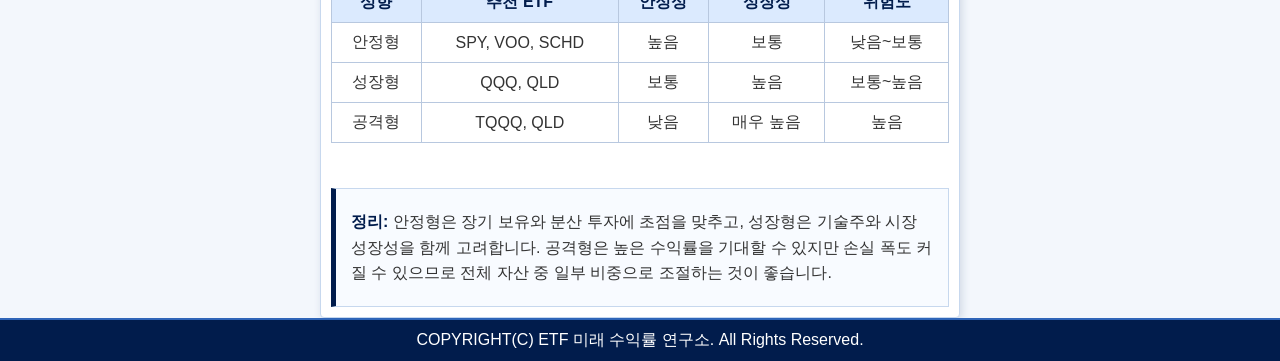
<file: portfolio.html>
﻿<!DOCTYPE html>
<html lang="ko">
<head>
<meta charset="utf-8">
<meta name="viewport" content="width=device-width, initial-scale=1.0">
<title>포트폴리오 비교</title>
<link rel="stylesheet" href="style.css">
</head>
<body>
<header class="c_12">
  <h1><a href="index.html"><img class="logo" src="./img/logo.png" alt="ETF 미래 수익률 연구소"></a></h1>
  <nav>
  <ul>
    <li><a href="explore.html">ETF 탐색</a></li>
    <li><a href="long-term.html">장기 수익률</a></li>
    <li><a href="portfolio.html">포트폴리오 비교</a></li>
    <li><a href="profile.html">투자 성향 분석</a></li>
    <li><a href="market-report.html">시장 리포트</a></li>
  </ul>
</nav>
</header>
<aside id="menu" class="c_m_3 c_3">
  <nav id="side_dropdown">
    <ul>
      <li><a href="#">ETF 수익률 조회</a>
        <ul>
          <li><a href="returns-qld.html">QLD 조회</a></li>
          <li><a href="returns-tqqq.html">TQQQ 조회</a></li>
          <li><a href="returns-spy.html">SPY 조회</a></li>
          <li><a href="returns-schd.html">SCHD 조회</a></li>
          <li><a href="returns-qqq.html">QQQ 조회</a></li>
          <li><a href="returns-voo.html">VOO 조회</a></li>
        </ul>
      </li>
    </ul>
  </nav>
</aside>
<main class="c_m_9 c_6">
  <section class="intro-box"><h2>포트폴리오 비교</h2><p>ETF를 수익률만으로 비교하지 않고 안정형, 성장형, 공격형 세 가지 투자 성향으로 나누어 정리합니다. 자신의 성향에 맞는 ETF 조합을 생각해볼 수 있습니다.</p></section>
  <section>
    <figure class="portfolio-image">
      <figcaption>포트폴리오 유형</figcaption>
      <img src="./img/portfolio.png" alt="포트폴리오 비교 이미지">
    </figure>
  </section>
  <section><article class="card type-stable"><h3>안정형</h3><p>큰 변동성보다 <b>장기 보유 안정성</b>과 <b>분산 투자</b>를 중요하게 보는 유형입니다.</p><ul><li><b>SPY:</b> S&amp;P 500 대표 ETF로 미국 대형주에 분산 투자</li><li><b>VOO:</b> 낮은 비용으로 S&amp;P 500을 추종</li><li><b>SCHD:</b> 우량 배당주 중심으로 배당 흐름 기대</li></ul></article><article class="card type-growth"><h3>성장형</h3><p>미래 성장 가능성이 높은 산업과 <b>기술주 비중</b>을 중요하게 보는 유형입니다.</p><ul><li><b>QQQ:</b> 나스닥100 대표 성장 ETF</li><li><b>QLD:</b> 나스닥100을 2배로 추종하여 성장성을 더 강하게 반영</li><li><b>SPY:</b> 성장형 포트폴리오의 변동성을 낮추는 보조 자산</li></ul></article><article class="card type-attack"><h3>공격형</h3><p><b>높은 변동성</b>을 감수하고 큰 수익률을 노리는 유형입니다. 손실 관리가 매우 중요합니다.</p><ul><li><b>TQQQ:</b> 나스닥100을 3배로 추종하는 공격형 ETF</li><li><b>QLD:</b> 2배 레버리지로 TQQQ보다 부담은 낮지만 변동성은 큼</li><li><b>QQQ:</b> 레버리지 비중을 조절하는 완충 역할</li></ul></article></section>
  <section><h3>성향별 비교표</h3><table><tr><th>성향</th><th>추천 ETF</th><th>안정성</th><th>성장성</th><th>위험도</th></tr><tr><td>안정형</td><td>SPY, VOO, SCHD</td><td>높음</td><td>보통</td><td>낮음~보통</td></tr><tr><td>성장형</td><td>QQQ, QLD</td><td>보통</td><td>높음</td><td>보통~높음</td></tr><tr><td>공격형</td><td>TQQQ, QLD</td><td>낮음</td><td>매우 높음</td><td>높음</td></tr></table></section>
  <section class="note-box"><p><b>정리:</b> 안정형은 장기 보유와 분산 투자에 초점을 맞추고, 성장형은 기술주와 시장 성장성을 함께 고려합니다. 공격형은 높은 수익률을 기대할 수 있지만 손실 폭도 커질 수 있으므로 전체 자산 중 일부 비중으로 조절하는 것이 좋습니다.</p></section>
</main>
<aside id="photos" class="c_m_12 c_3">
  <figure>
    <figcaption>시장 지수</figcaption>
    <img src="./img/indices.jpg" alt="시장 지수 이미지">
  </figure>
  <figure>
    <figcaption>원자재 시장</figcaption>
    <img src="./img/commodities.jpg" alt="원자재 시장 이미지">
  </figure>
</aside>
<footer class="c_12">COPYRIGHT(C) ETF 미래 수익률 연구소. All Rights Reserved.</footer>
</body>
</html>
</file>
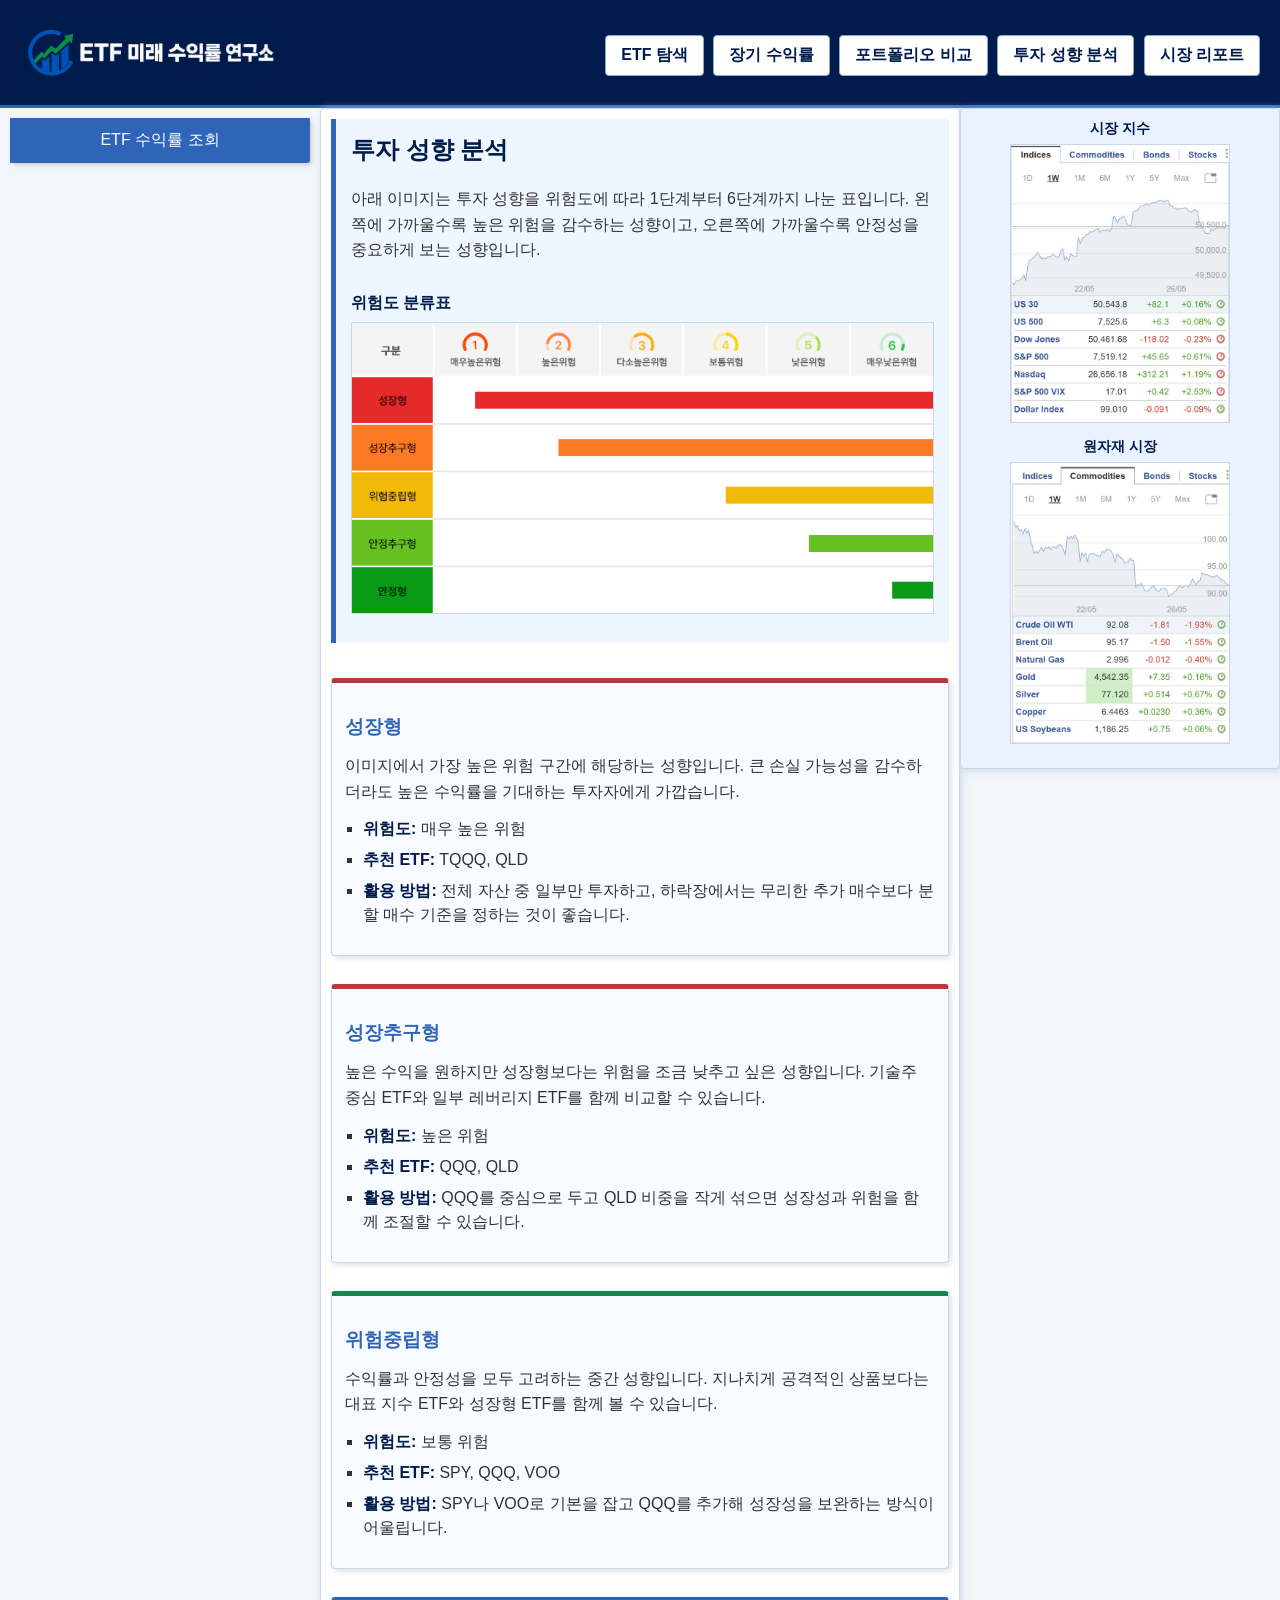
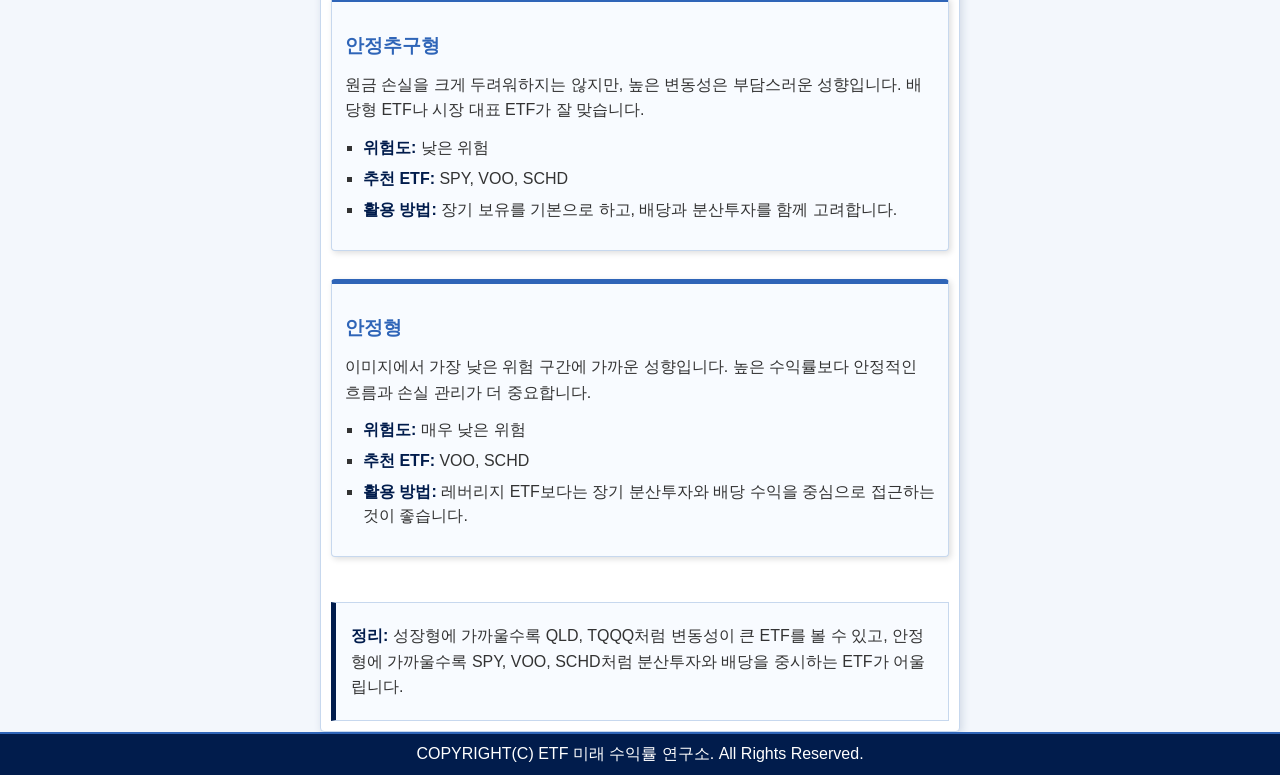
<file: profile.html>
﻿<!DOCTYPE html>
<html lang="ko">
<head>
<meta charset="utf-8">
<meta name="viewport" content="width=device-width, initial-scale=1.0">
<title>투자 성향 분석</title>
<link rel="stylesheet" href="style.css">
</head>
<body>
<header class="c_12">
  <h1><a href="index.html"><img class="logo" src="./img/logo.png" alt="ETF 미래 수익률 연구소"></a></h1>
  <nav>
  <ul>
    <li><a href="explore.html">ETF 탐색</a></li>
    <li><a href="long-term.html">장기 수익률</a></li>
    <li><a href="portfolio.html">포트폴리오 비교</a></li>
    <li><a href="profile.html">투자 성향 분석</a></li>
    <li><a href="market-report.html">시장 리포트</a></li>
  </ul>
</nav>
</header>
<aside id="menu" class="c_m_3 c_3">
  <nav id="side_dropdown">
    <ul>
      <li><a href="#">ETF 수익률 조회</a>
        <ul>
          <li><a href="returns-qld.html">QLD 조회</a></li>
          <li><a href="returns-tqqq.html">TQQQ 조회</a></li>
          <li><a href="returns-spy.html">SPY 조회</a></li>
          <li><a href="returns-schd.html">SCHD 조회</a></li>
          <li><a href="returns-qqq.html">QQQ 조회</a></li>
          <li><a href="returns-voo.html">VOO 조회</a></li>
        </ul>
      </li>
    </ul>
  </nav>
</aside>
<main class="c_m_9 c_6">
  <section class="intro-box">
    <h2>투자 성향 분석</h2>
    <p>아래 이미지는 투자 성향을 위험도에 따라 1단계부터 6단계까지 나눈 표입니다. 왼쪽에 가까울수록 높은 위험을 감수하는 성향이고, 오른쪽에 가까울수록 안정성을 중요하게 보는 성향입니다.</p>
    <figure class="risk-image">
      <figcaption>위험도 분류표</figcaption>
      <img src="./img/risk.gif" alt="투자 위험도 분류표">
    </figure>
  </section>

  <section>
    <article class="card type-attack">
      <h3>성장형</h3>
      <p>이미지에서 가장 높은 위험 구간에 해당하는 성향입니다. 큰 손실 가능성을 감수하더라도 높은 수익률을 기대하는 투자자에게 가깝습니다.</p>
      <ul>
        <li><b>위험도:</b> 매우 높은 위험</li>
        <li><b>추천 ETF:</b> TQQQ, QLD</li>
        <li><b>활용 방법:</b> 전체 자산 중 일부만 투자하고, 하락장에서는 무리한 추가 매수보다 분할 매수 기준을 정하는 것이 좋습니다.</li>
      </ul>
    </article>

    <article class="card type-attack">
      <h3>성장추구형</h3>
      <p>높은 수익을 원하지만 성장형보다는 위험을 조금 낮추고 싶은 성향입니다. 기술주 중심 ETF와 일부 레버리지 ETF를 함께 비교할 수 있습니다.</p>
      <ul>
        <li><b>위험도:</b> 높은 위험</li>
        <li><b>추천 ETF:</b> QQQ, QLD</li>
        <li><b>활용 방법:</b> QQQ를 중심으로 두고 QLD 비중을 작게 섞으면 성장성과 위험을 함께 조절할 수 있습니다.</li>
      </ul>
    </article>

    <article class="card type-growth">
      <h3>위험중립형</h3>
      <p>수익률과 안정성을 모두 고려하는 중간 성향입니다. 지나치게 공격적인 상품보다는 대표 지수 ETF와 성장형 ETF를 함께 볼 수 있습니다.</p>
      <ul>
        <li><b>위험도:</b> 보통 위험</li>
        <li><b>추천 ETF:</b> SPY, QQQ, VOO</li>
        <li><b>활용 방법:</b> SPY나 VOO로 기본을 잡고 QQQ를 추가해 성장성을 보완하는 방식이 어울립니다.</li>
      </ul>
    </article>

    <article class="card type-stable">
      <h3>안정추구형</h3>
      <p>원금 손실을 크게 두려워하지는 않지만, 높은 변동성은 부담스러운 성향입니다. 배당형 ETF나 시장 대표 ETF가 잘 맞습니다.</p>
      <ul>
        <li><b>위험도:</b> 낮은 위험</li>
        <li><b>추천 ETF:</b> SPY, VOO, SCHD</li>
        <li><b>활용 방법:</b> 장기 보유를 기본으로 하고, 배당과 분산투자를 함께 고려합니다.</li>
      </ul>
    </article>

    <article class="card type-stable">
      <h3>안정형</h3>
      <p>이미지에서 가장 낮은 위험 구간에 가까운 성향입니다. 높은 수익률보다 안정적인 흐름과 손실 관리가 더 중요합니다.</p>
      <ul>
        <li><b>위험도:</b> 매우 낮은 위험</li>
        <li><b>추천 ETF:</b> VOO, SCHD</li>
        <li><b>활용 방법:</b> 레버리지 ETF보다는 장기 분산투자와 배당 수익을 중심으로 접근하는 것이 좋습니다.</li>
      </ul>
    </article>
  </section>

  <section class="note-box">
    <p><b>정리:</b> 성장형에 가까울수록 QLD, TQQQ처럼 변동성이 큰 ETF를 볼 수 있고, 안정형에 가까울수록 SPY, VOO, SCHD처럼 분산투자와 배당을 중시하는 ETF가 어울립니다.</p>
  </section>
</main>
<aside id="photos" class="c_m_12 c_3">
  <figure>
    <figcaption>시장 지수</figcaption>
    <img src="./img/indices.jpg" alt="시장 지수 이미지">
  </figure>
  <figure>
    <figcaption>원자재 시장</figcaption>
    <img src="./img/commodities.jpg" alt="원자재 시장 이미지">
  </figure>
</aside>
<footer class="c_12">COPYRIGHT(C) ETF 미래 수익률 연구소. All Rights Reserved.</footer>
</body>
</html>
</file>
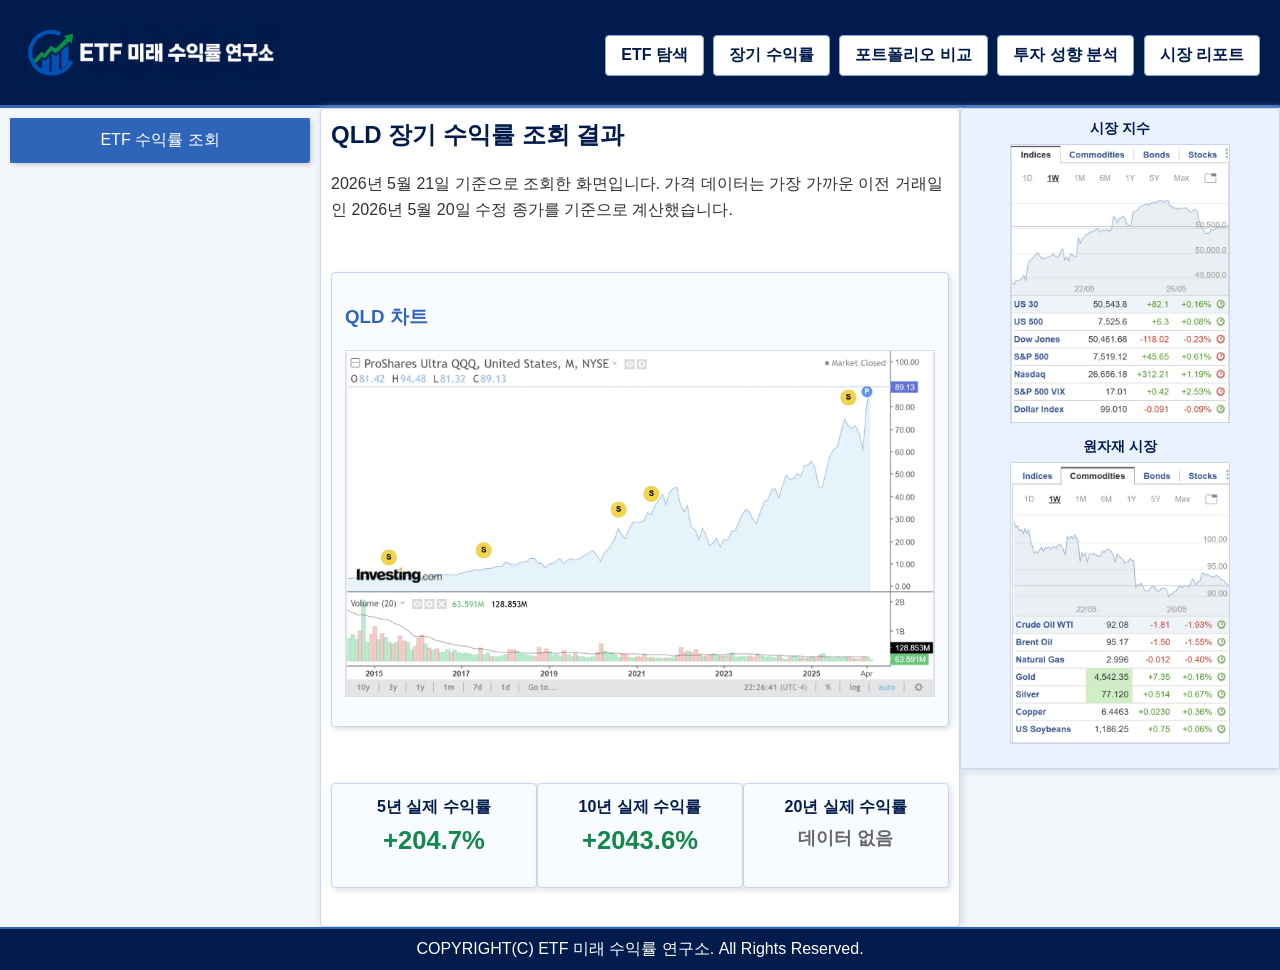
<file: returns-qld.html>
﻿<!DOCTYPE html>
<html lang="ko">
<head>
<meta charset="utf-8">
<meta name="viewport" content="width=device-width, initial-scale=1.0">
<title>QLD 수익률 조회</title>
<link rel="stylesheet" href="style.css">
</head>
<body>
<header class="c_12">
  <h1><a href="index.html"><img class="logo" src="./img/logo.png" alt="ETF 미래 수익률 연구소"></a></h1>
  <nav>
  <ul>
    <li><a href="explore.html">ETF 탐색</a></li>
    <li><a href="long-term.html">장기 수익률</a></li>
    <li><a href="portfolio.html">포트폴리오 비교</a></li>
    <li><a href="profile.html">투자 성향 분석</a></li>
    <li><a href="market-report.html">시장 리포트</a></li>
  </ul>
</nav>
</header>
<aside id="menu" class="c_m_3 c_3">
  <nav id="side_dropdown">
    <ul>
      <li><a href="#">ETF 수익률 조회</a>
        <ul>
          <li><a href="returns-qld.html">QLD 조회</a></li>
          <li><a href="returns-tqqq.html">TQQQ 조회</a></li>
          <li><a href="returns-spy.html">SPY 조회</a></li>
          <li><a href="returns-schd.html">SCHD 조회</a></li>
          <li><a href="returns-qqq.html">QQQ 조회</a></li>
          <li><a href="returns-voo.html">VOO 조회</a></li>
        </ul>
      </li>
    </ul>
  </nav>
</aside>
<main class="c_m_9 c_6">
  <section>
    <h2>QLD 장기 수익률 조회 결과</h2>
    <p>2026년 5월 21일 기준으로 조회한 화면입니다. 가격 데이터는 가장 가까운 이전 거래일인 2026년 5월 20일 수정 종가를 기준으로 계산했습니다.</p>
  </section>
  <section>
    <article class="card return-chart"><h3>QLD 차트</h3><img src="./img/qld chart.jpg" alt="QLD 차트"></article>
    <article class="card result c_m_4 c_4"><strong>5년 실제 수익률</strong><span>+204.7%</span></article>
    <article class="card result c_m_4 c_4"><strong>10년 실제 수익률</strong><span>+2043.6%</span></article>
    <article class="card result c_m_4 c_4"><strong>20년 실제 수익률</strong><span class="nodata">데이터 없음</span></article>
  </section>
</main>
<aside id="photos" class="c_m_12 c_3">
  <figure>
    <figcaption>시장 지수</figcaption>
    <img src="./img/indices.jpg" alt="시장 지수 이미지">
  </figure>
  <figure>
    <figcaption>원자재 시장</figcaption>
    <img src="./img/commodities.jpg" alt="원자재 시장 이미지">
  </figure>
</aside>
<footer class="c_12">COPYRIGHT(C) ETF 미래 수익률 연구소. All Rights Reserved.</footer>
</body>
</html>
</file>
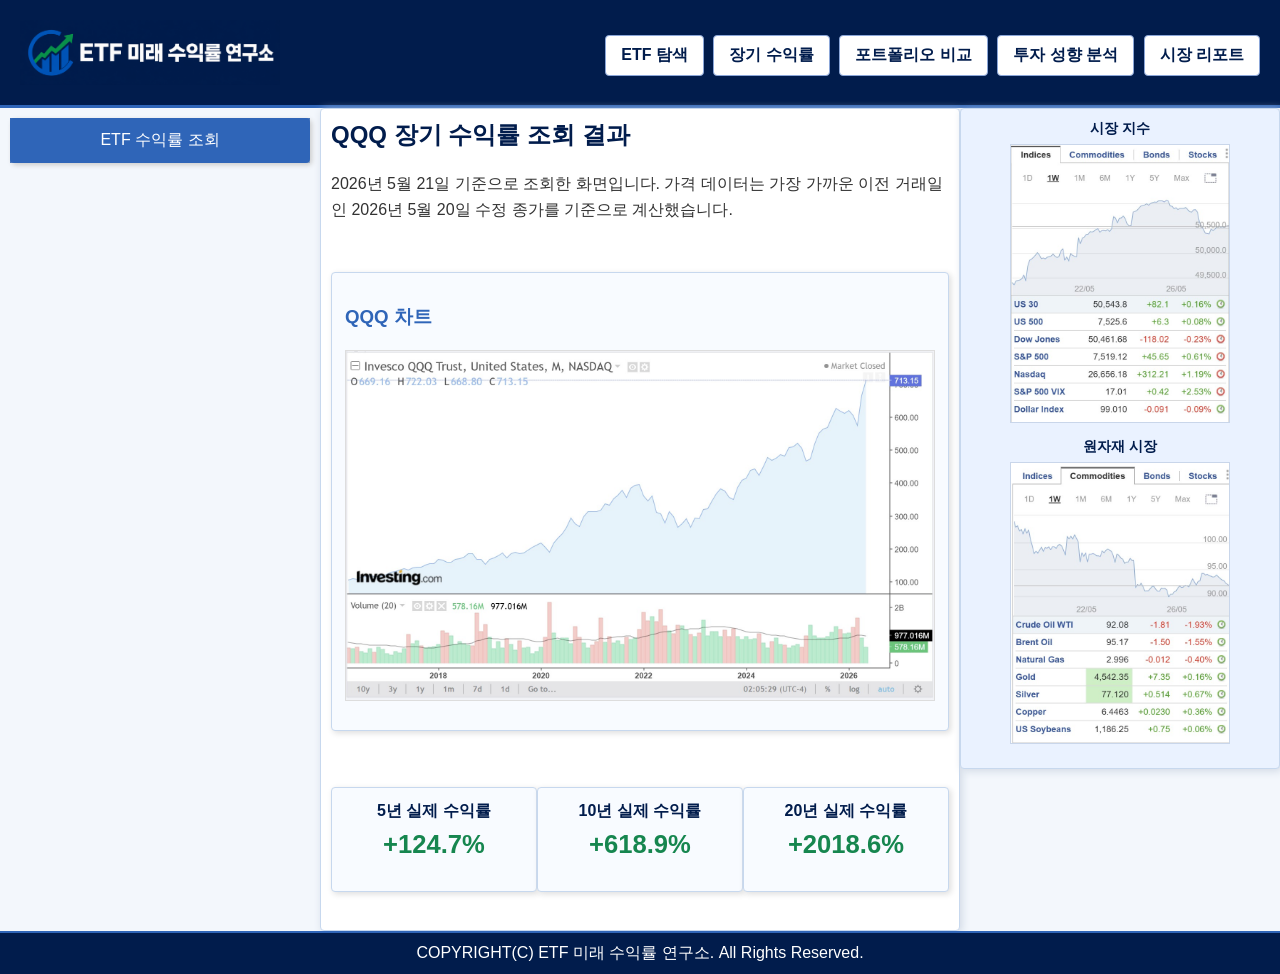
<file: returns-qqq.html>
﻿<!DOCTYPE html>
<html lang="ko">
<head>
<meta charset="utf-8">
<meta name="viewport" content="width=device-width, initial-scale=1.0">
<title>QQQ 수익률 조회</title>
<link rel="stylesheet" href="style.css">
</head>
<body>
<header class="c_12">
  <h1><a href="index.html"><img class="logo" src="./img/logo.png" alt="ETF 미래 수익률 연구소"></a></h1>
  <nav>
  <ul>
    <li><a href="explore.html">ETF 탐색</a></li>
    <li><a href="long-term.html">장기 수익률</a></li>
    <li><a href="portfolio.html">포트폴리오 비교</a></li>
    <li><a href="profile.html">투자 성향 분석</a></li>
    <li><a href="market-report.html">시장 리포트</a></li>
  </ul>
</nav>
</header>
<aside id="menu" class="c_m_3 c_3">
  <nav id="side_dropdown">
    <ul>
      <li><a href="#">ETF 수익률 조회</a>
        <ul>
          <li><a href="returns-qld.html">QLD 조회</a></li>
          <li><a href="returns-tqqq.html">TQQQ 조회</a></li>
          <li><a href="returns-spy.html">SPY 조회</a></li>
          <li><a href="returns-schd.html">SCHD 조회</a></li>
          <li><a href="returns-qqq.html">QQQ 조회</a></li>
          <li><a href="returns-voo.html">VOO 조회</a></li>
        </ul>
      </li>
    </ul>
  </nav>
</aside>
<main class="c_m_9 c_6">
  <section>
    <h2>QQQ 장기 수익률 조회 결과</h2>
    <p>2026년 5월 21일 기준으로 조회한 화면입니다. 가격 데이터는 가장 가까운 이전 거래일인 2026년 5월 20일 수정 종가를 기준으로 계산했습니다.</p>
  </section>
  <section>
    <article class="card return-chart"><h3>QQQ 차트</h3><img src="./img/qqq chart.jpg" alt="QQQ 차트"></article>
    <article class="card result c_m_4 c_4"><strong>5년 실제 수익률</strong><span>+124.7%</span></article>
    <article class="card result c_m_4 c_4"><strong>10년 실제 수익률</strong><span>+618.9%</span></article>
    <article class="card result c_m_4 c_4"><strong>20년 실제 수익률</strong><span>+2018.6%</span></article>
  </section>
</main>
<aside id="photos" class="c_m_12 c_3">
  <figure>
    <figcaption>시장 지수</figcaption>
    <img src="./img/indices.jpg" alt="시장 지수 이미지">
  </figure>
  <figure>
    <figcaption>원자재 시장</figcaption>
    <img src="./img/commodities.jpg" alt="원자재 시장 이미지">
  </figure>
</aside>
<footer class="c_12">COPYRIGHT(C) ETF 미래 수익률 연구소. All Rights Reserved.</footer>
</body>
</html>
</file>
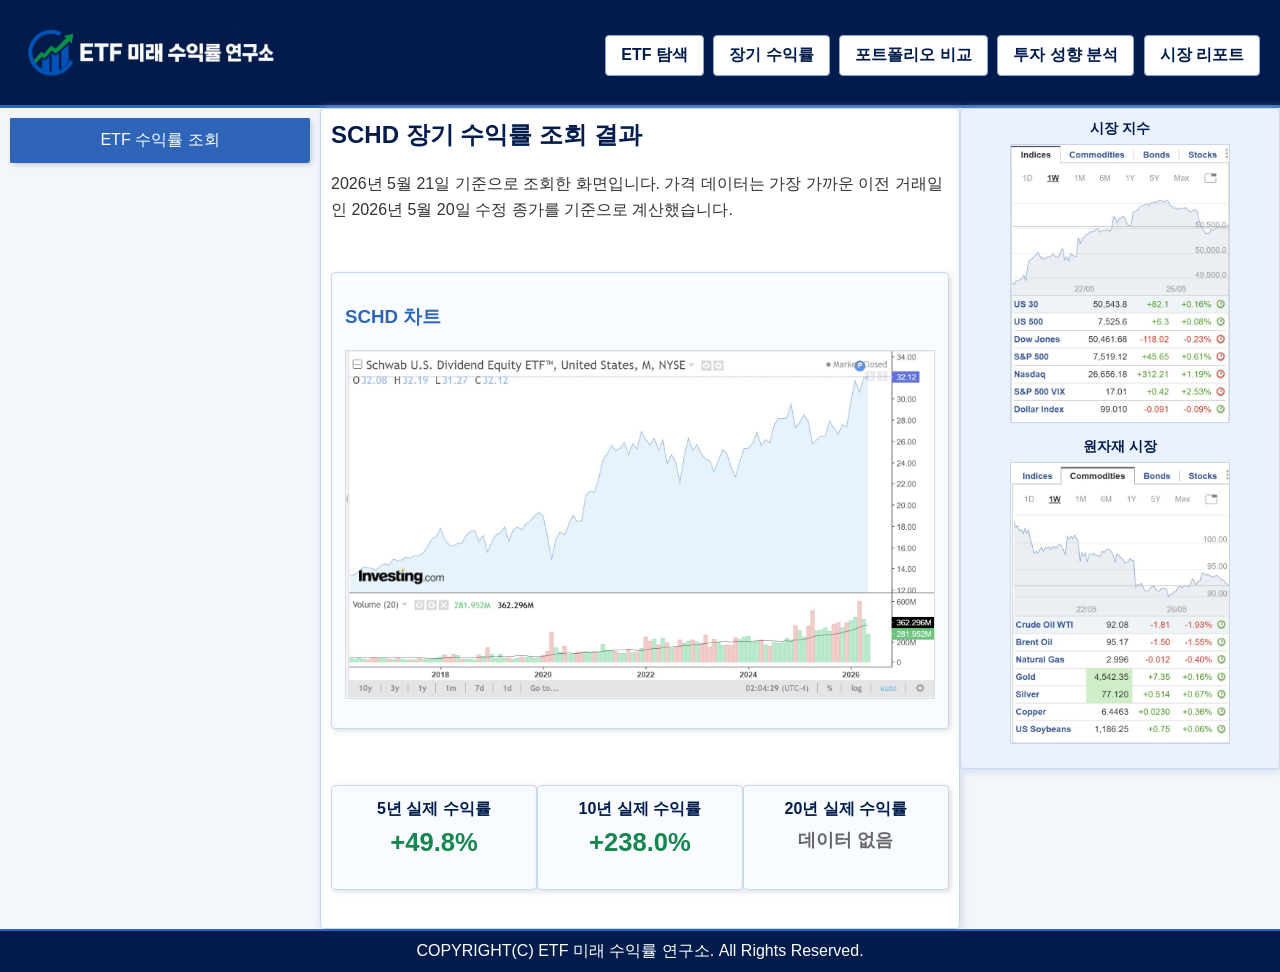
<file: returns-schd.html>
﻿<!DOCTYPE html>
<html lang="ko">
<head>
<meta charset="utf-8">
<meta name="viewport" content="width=device-width, initial-scale=1.0">
<title>SCHD 수익률 조회</title>
<link rel="stylesheet" href="style.css">
</head>
<body>
<header class="c_12">
  <h1><a href="index.html"><img class="logo" src="./img/logo.png" alt="ETF 미래 수익률 연구소"></a></h1>
  <nav>
  <ul>
    <li><a href="explore.html">ETF 탐색</a></li>
    <li><a href="long-term.html">장기 수익률</a></li>
    <li><a href="portfolio.html">포트폴리오 비교</a></li>
    <li><a href="profile.html">투자 성향 분석</a></li>
    <li><a href="market-report.html">시장 리포트</a></li>
  </ul>
</nav>
</header>
<aside id="menu" class="c_m_3 c_3">
  <nav id="side_dropdown">
    <ul>
      <li><a href="#">ETF 수익률 조회</a>
        <ul>
          <li><a href="returns-qld.html">QLD 조회</a></li>
          <li><a href="returns-tqqq.html">TQQQ 조회</a></li>
          <li><a href="returns-spy.html">SPY 조회</a></li>
          <li><a href="returns-schd.html">SCHD 조회</a></li>
          <li><a href="returns-qqq.html">QQQ 조회</a></li>
          <li><a href="returns-voo.html">VOO 조회</a></li>
        </ul>
      </li>
    </ul>
  </nav>
</aside>
<main class="c_m_9 c_6">
  <section>
    <h2>SCHD 장기 수익률 조회 결과</h2>
    <p>2026년 5월 21일 기준으로 조회한 화면입니다. 가격 데이터는 가장 가까운 이전 거래일인 2026년 5월 20일 수정 종가를 기준으로 계산했습니다.</p>
  </section>
  <section>
    <article class="card return-chart"><h3>SCHD 차트</h3><img src="./img/schd chart.jpg" alt="SCHD 차트"></article>
    <article class="card result c_m_4 c_4"><strong>5년 실제 수익률</strong><span>+49.8%</span></article>
    <article class="card result c_m_4 c_4"><strong>10년 실제 수익률</strong><span>+238.0%</span></article>
    <article class="card result c_m_4 c_4"><strong>20년 실제 수익률</strong><span class="nodata">데이터 없음</span></article>
  </section>
</main>
<aside id="photos" class="c_m_12 c_3">
  <figure>
    <figcaption>시장 지수</figcaption>
    <img src="./img/indices.jpg" alt="시장 지수 이미지">
  </figure>
  <figure>
    <figcaption>원자재 시장</figcaption>
    <img src="./img/commodities.jpg" alt="원자재 시장 이미지">
  </figure>
</aside>
<footer class="c_12">COPYRIGHT(C) ETF 미래 수익률 연구소. All Rights Reserved.</footer>
</body>
</html>
</file>
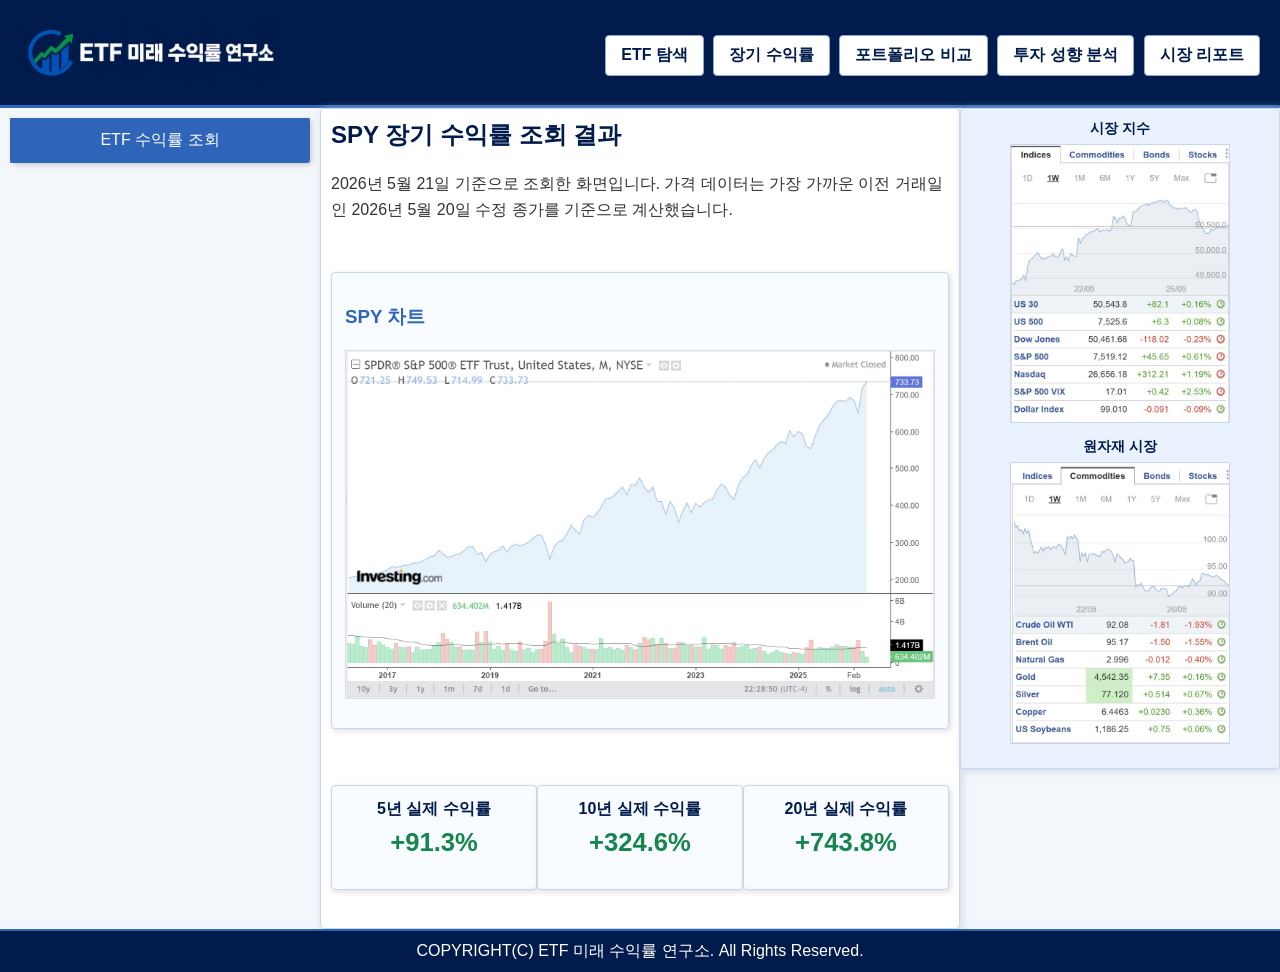
<file: returns-spy.html>
﻿<!DOCTYPE html>
<html lang="ko">
<head>
<meta charset="utf-8">
<meta name="viewport" content="width=device-width, initial-scale=1.0">
<title>SPY 수익률 조회</title>
<link rel="stylesheet" href="style.css">
</head>
<body>
<header class="c_12">
  <h1><a href="index.html"><img class="logo" src="./img/logo.png" alt="ETF 미래 수익률 연구소"></a></h1>
  <nav>
  <ul>
    <li><a href="explore.html">ETF 탐색</a></li>
    <li><a href="long-term.html">장기 수익률</a></li>
    <li><a href="portfolio.html">포트폴리오 비교</a></li>
    <li><a href="profile.html">투자 성향 분석</a></li>
    <li><a href="market-report.html">시장 리포트</a></li>
  </ul>
</nav>
</header>
<aside id="menu" class="c_m_3 c_3">
  <nav id="side_dropdown">
    <ul>
      <li><a href="#">ETF 수익률 조회</a>
        <ul>
          <li><a href="returns-qld.html">QLD 조회</a></li>
          <li><a href="returns-tqqq.html">TQQQ 조회</a></li>
          <li><a href="returns-spy.html">SPY 조회</a></li>
          <li><a href="returns-schd.html">SCHD 조회</a></li>
          <li><a href="returns-qqq.html">QQQ 조회</a></li>
          <li><a href="returns-voo.html">VOO 조회</a></li>
        </ul>
      </li>
    </ul>
  </nav>
</aside>
<main class="c_m_9 c_6">
  <section>
    <h2>SPY 장기 수익률 조회 결과</h2>
    <p>2026년 5월 21일 기준으로 조회한 화면입니다. 가격 데이터는 가장 가까운 이전 거래일인 2026년 5월 20일 수정 종가를 기준으로 계산했습니다.</p>
  </section>
  <section>
    <article class="card return-chart"><h3>SPY 차트</h3><img src="./img/spy chart.jpg" alt="SPY 차트"></article>
    <article class="card result c_m_4 c_4"><strong>5년 실제 수익률</strong><span>+91.3%</span></article>
    <article class="card result c_m_4 c_4"><strong>10년 실제 수익률</strong><span>+324.6%</span></article>
    <article class="card result c_m_4 c_4"><strong>20년 실제 수익률</strong><span>+743.8%</span></article>
  </section>
</main>
<aside id="photos" class="c_m_12 c_3">
  <figure>
    <figcaption>시장 지수</figcaption>
    <img src="./img/indices.jpg" alt="시장 지수 이미지">
  </figure>
  <figure>
    <figcaption>원자재 시장</figcaption>
    <img src="./img/commodities.jpg" alt="원자재 시장 이미지">
  </figure>
</aside>
<footer class="c_12">COPYRIGHT(C) ETF 미래 수익률 연구소. All Rights Reserved.</footer>
</body>
</html>
</file>
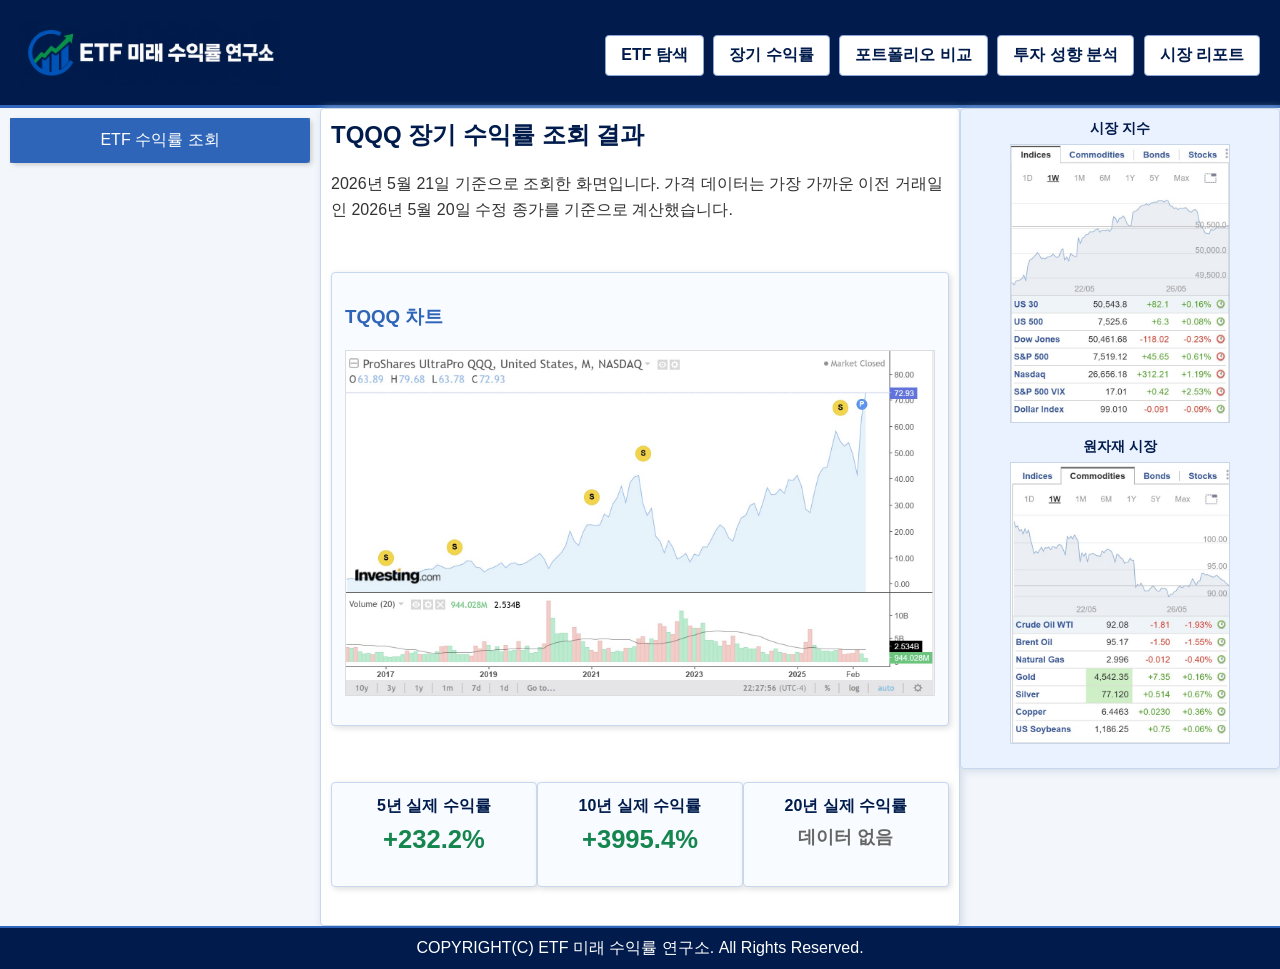
<file: returns-tqqq.html>
﻿<!DOCTYPE html>
<html lang="ko">
<head>
<meta charset="utf-8">
<meta name="viewport" content="width=device-width, initial-scale=1.0">
<title>TQQQ 수익률 조회</title>
<link rel="stylesheet" href="style.css">
</head>
<body>
<header class="c_12">
  <h1><a href="index.html"><img class="logo" src="./img/logo.png" alt="ETF 미래 수익률 연구소"></a></h1>
  <nav>
  <ul>
    <li><a href="explore.html">ETF 탐색</a></li>
    <li><a href="long-term.html">장기 수익률</a></li>
    <li><a href="portfolio.html">포트폴리오 비교</a></li>
    <li><a href="profile.html">투자 성향 분석</a></li>
    <li><a href="market-report.html">시장 리포트</a></li>
  </ul>
</nav>
</header>
<aside id="menu" class="c_m_3 c_3">
  <nav id="side_dropdown">
    <ul>
      <li><a href="#">ETF 수익률 조회</a>
        <ul>
          <li><a href="returns-qld.html">QLD 조회</a></li>
          <li><a href="returns-tqqq.html">TQQQ 조회</a></li>
          <li><a href="returns-spy.html">SPY 조회</a></li>
          <li><a href="returns-schd.html">SCHD 조회</a></li>
          <li><a href="returns-qqq.html">QQQ 조회</a></li>
          <li><a href="returns-voo.html">VOO 조회</a></li>
        </ul>
      </li>
    </ul>
  </nav>
</aside>
<main class="c_m_9 c_6">
  <section>
    <h2>TQQQ 장기 수익률 조회 결과</h2>
    <p>2026년 5월 21일 기준으로 조회한 화면입니다. 가격 데이터는 가장 가까운 이전 거래일인 2026년 5월 20일 수정 종가를 기준으로 계산했습니다.</p>
  </section>
  <section>
    <article class="card return-chart"><h3>TQQQ 차트</h3><img src="./img/tqqq chart.jpg" alt="TQQQ 차트"></article>
    <article class="card result c_m_4 c_4"><strong>5년 실제 수익률</strong><span>+232.2%</span></article>
    <article class="card result c_m_4 c_4"><strong>10년 실제 수익률</strong><span>+3995.4%</span></article>
    <article class="card result c_m_4 c_4"><strong>20년 실제 수익률</strong><span class="nodata">데이터 없음</span></article>
  </section>
</main>
<aside id="photos" class="c_m_12 c_3">
  <figure>
    <figcaption>시장 지수</figcaption>
    <img src="./img/indices.jpg" alt="시장 지수 이미지">
  </figure>
  <figure>
    <figcaption>원자재 시장</figcaption>
    <img src="./img/commodities.jpg" alt="원자재 시장 이미지">
  </figure>
</aside>
<footer class="c_12">COPYRIGHT(C) ETF 미래 수익률 연구소. All Rights Reserved.</footer>
</body>
</html>
</file>
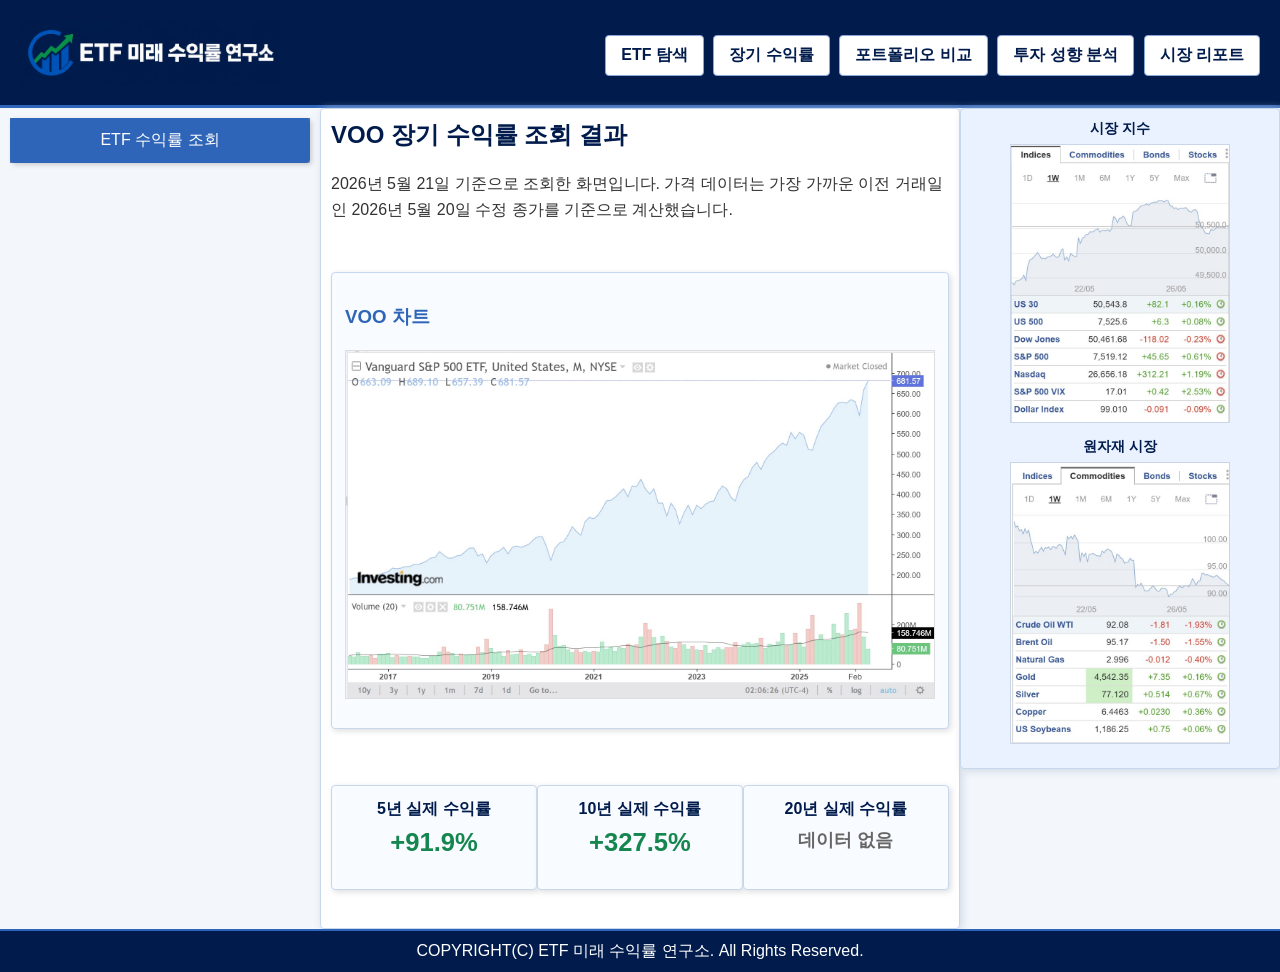
<file: returns-voo.html>
﻿<!DOCTYPE html>
<html lang="ko">
<head>
<meta charset="utf-8">
<meta name="viewport" content="width=device-width, initial-scale=1.0">
<title>VOO 수익률 조회</title>
<link rel="stylesheet" href="style.css">
</head>
<body>
<header class="c_12">
  <h1><a href="index.html"><img class="logo" src="./img/logo.png" alt="ETF 미래 수익률 연구소"></a></h1>
  <nav>
  <ul>
    <li><a href="explore.html">ETF 탐색</a></li>
    <li><a href="long-term.html">장기 수익률</a></li>
    <li><a href="portfolio.html">포트폴리오 비교</a></li>
    <li><a href="profile.html">투자 성향 분석</a></li>
    <li><a href="market-report.html">시장 리포트</a></li>
  </ul>
</nav>
</header>
<aside id="menu" class="c_m_3 c_3">
  <nav id="side_dropdown">
    <ul>
      <li><a href="#">ETF 수익률 조회</a>
        <ul>
          <li><a href="returns-qld.html">QLD 조회</a></li>
          <li><a href="returns-tqqq.html">TQQQ 조회</a></li>
          <li><a href="returns-spy.html">SPY 조회</a></li>
          <li><a href="returns-schd.html">SCHD 조회</a></li>
          <li><a href="returns-qqq.html">QQQ 조회</a></li>
          <li><a href="returns-voo.html">VOO 조회</a></li>
        </ul>
      </li>
    </ul>
  </nav>
</aside>
<main class="c_m_9 c_6">
  <section>
    <h2>VOO 장기 수익률 조회 결과</h2>
    <p>2026년 5월 21일 기준으로 조회한 화면입니다. 가격 데이터는 가장 가까운 이전 거래일인 2026년 5월 20일 수정 종가를 기준으로 계산했습니다.</p>
  </section>
  <section>
    <article class="card return-chart"><h3>VOO 차트</h3><img src="./img/voo chart.jpg" alt="VOO 차트"></article>
    <article class="card result c_m_4 c_4"><strong>5년 실제 수익률</strong><span>+91.9%</span></article>
    <article class="card result c_m_4 c_4"><strong>10년 실제 수익률</strong><span>+327.5%</span></article>
    <article class="card result c_m_4 c_4"><strong>20년 실제 수익률</strong><span class="nodata">데이터 없음</span></article>
  </section>
</main>
<aside id="photos" class="c_m_12 c_3">
  <figure>
    <figcaption>시장 지수</figcaption>
    <img src="./img/indices.jpg" alt="시장 지수 이미지">
  </figure>
  <figure>
    <figcaption>원자재 시장</figcaption>
    <img src="./img/commodities.jpg" alt="원자재 시장 이미지">
  </figure>
</aside>
<footer class="c_12">COPYRIGHT(C) ETF 미래 수익률 연구소. All Rights Reserved.</footer>
</body>
</html>
</file>
<file: style.css>
﻿* {
    box-sizing: border-box;
    margin: 0;
    padding: 0;
}
body {
    font-family: "맑은 고딕", "돋움", sans-serif;
    color: #333333;
    background-color: #f3f7fc;
}
ul { list-style-type: none; }
a { text-decoration: none; color: inherit; }
[class*="c_"] { float: left; padding: 10px; }
[class*="c_"] { width: 100%; }
@media only screen and (min-width: 600px) {
    .c_m_3 {width: 25%;}
    .c_m_4 {width: 33.33%;}
    .c_m_6 {width: 50%;}
    .c_m_8 {width: 66.66%;}
    .c_m_9 {width: 75%;}
    .c_m_12 {width: 100%;}
}
@media only screen and (min-width: 768px) {
    .c_3 {width: 25%;}
    .c_4 {width: 33.33%;}
    .c_6 {width: 50%;}
    .c_9 {width: 75%;}
    .c_12 {width: 100%;}
}
header {
    background-color: #011C4C;
    border-bottom: solid 3px #2f65b8;
    overflow: auto;
}
header h1 { float: left; padding: 10px; }
.logo {
    width: 260px;
    height: 65px;
    object-fit: contain;
    display: block;
    background-color: #011C4C;
}
header nav { float: right; padding: 25px 10px 0 0; }
header nav li {
    display: inline-block;
    padding: 9px 15px;
    margin-left: 5px;
    background-color: #ffffff;
    border: solid 1px #8ba6d8;
    border-radius: 4px;
    font-weight: bold;
    color: #011C4C;
}
header nav li:hover { background-color: #2f65b8; color: white; }
#side_dropdown {
    float: none;
    padding: 0;
    background-color: #2f65b8;
}
#side_dropdown a {
    text-decoration: none;
    color: white;
    padding: 12px;
    display: inline-block;
    width: 100%;
}
#side_dropdown ul {
    display: inline;
    margin: 0;
    padding: 0;
}
#side_dropdown ul li {
    display: inline-block;
    position: relative;
    width: 100%;
    background-color: #2f65b8;
    color: white;
    text-align: center;
    border-radius: 4px;
    box-shadow: 2px 2px 5px #cccccc;
}
#side_dropdown ul li:hover {
    background-color: #011C4C;
}
#side_dropdown ul li:hover ul {
    display: block;
}
#side_dropdown ul li ul {
    position: absolute;
    left: 0;
    top: 100%;
    width: 100%;
    display: none;
}
#side_dropdown ul li ul li {
    background-color: #eaf2ff;
    display: block;
    color: #011C4C;
    border: solid 1px #c7d8ee;
    border-radius: 0;
    box-shadow: none;
}
#side_dropdown ul li ul li a {
    display: block !important;
    color: #011C4C;
}
#side_dropdown ul li ul li:hover {
    background-color: #dbeafe;
}
main {
    min-height: 430px;
    padding: 45px;
    background-color: white;
    border: solid 1px #c7d8ee;
    border-radius: 4px;
    box-shadow: 2px 2px 8px #d0d8e4;
}
main section {
    margin-bottom: 45px;
}
main section:last-child {
    margin-bottom: 0;
}
main article.card {
    margin: 28px 0;
}
main table {
    margin-top: 25px;
    margin-bottom: 25px;
}
main .note-box,
main .intro-box {
    margin-bottom: 35px;
}
main h2 { margin-bottom: 15px; color: #011C4C; }
main h3 { margin: 18px 0 8px 0; color: #2f65b8; }
main p { padding: 5px 0; line-height: 160%; }
main ul { margin: 8px 0 15px 18px; list-style-type: square; }
main li { margin-bottom: 7px; line-height: 150%; }
#photos {
    background-color: #eaf2ff;
    border: solid 1px #c7d8ee;
    border-radius: 4px;
    box-shadow: 2px 2px 8px #d0d8e4;
}
#photos h3 { margin-bottom: 10px; color: #011C4C; text-align: center; }
#photos img {
    width: 220px;
    height: auto;
    display: block;
    margin: 0 auto 10px auto;
    border: solid 1px #c9d6ea;
}
.card {
    margin: 24px 0;
    padding: 13px;
    background-color: #f8fbff;
    border: solid 1px #c7d8ee;
    border-radius: 4px;
    box-shadow: 2px 2px 6px #dddddd;
}
.card img {
    width: 100%;
    height: auto;
    border: solid 1px #dddddd;
    margin: 12px 0;
}
.result {
    min-height: 105px;
    text-align: center;
}
.result strong {
    display: block;
    margin-bottom: 8px;
    color: #011C4C;
}
.result span {
    font-size: 1.6em;
    font-weight: bold;
    color: #16864f;
}
.result .nodata {
    font-size: 1.1em;
    color: #666666;
}
.btn {
    display: inline-block;
    margin: 5px 5px 5px 0;
    padding: 9px 14px;
    background-color: #2f65b8;
    color: white;
    border-radius: 4px;
    font-weight: bold;
}
.btn:hover { background-color: #011C4C; }
table {
    width: 100%;
    border-collapse: collapse;
    margin-top: 10px;
    background-color: white;
}
th, td {
    border: solid 1px #b8c8df;
    padding: 9px;
    text-align: center;
}
th { background-color: #dbeafe; color: #011C4C; }
footer {
    clear: both;
    padding: 15px;
    text-align: center;
    background-color: #011C4C;
    color: white;
    border-top: solid 2px #2f65b8;
}
@media only screen and (max-width: 767px) {
    header h1, header nav { float: none; text-align: center; }
    .logo { width: 220px; margin: 0 auto; }
    header nav { padding: 5px 10px 10px 10px; }
    header nav li { display: block; margin: 5px 0; }
}
.return-chart img {
    height: auto;
    object-fit: contain;
}
.intro-box {
    margin-bottom: 14px;
    padding: 15px;
    background-color: #eef6ff;
    border-left: solid 5px #2f65b8;
}
.note-box {
    margin: 12px 0;
    padding: 15px;
    background-color: #f8fbff;
    border: solid 1px #c7d8ee;
    border-left: solid 5px #011C4C;
    line-height: 160%;
}
.type-stable { border-top: solid 5px #2f65b8; }
.type-growth { border-top: solid 5px #16864f; }
.type-attack { border-top: solid 5px #b43b3b; }
.card b, .note-box b { color: #011C4C; }
.meta {
    margin: 5px 0 10px 0;
    color: #666666;
    font-size: 0.9em;
}
.report-card {
    border-left: solid 5px #2f65b8;
}
.report-card h3 {
    color: #011C4C;
}
#photos figure {
    margin-bottom: 14px;
    text-align: center;
}
#photos figcaption {
    margin-bottom: 6px;
    color: #011C4C;
    font-weight: bold;
    font-size: 0.9em;
}
.main-image {
    margin: 25px 0;
    text-align: center;
}
.main-image img {
    width: 100%;
    height: auto;
    border: solid 1px #c7d8ee;
}
.main-image figcaption {
    margin-bottom: 8px;
    color: #011C4C;
    font-weight: bold;
    text-align: left;
}
.risk-image {
    margin: 25px 0 10px 0;
    text-align: center;
}
.risk-image img {
    width: 100%;
    height: auto;
    border: solid 1px #c7d8ee;
}
.risk-image figcaption {
    margin-bottom: 8px;
    color: #011C4C;
    font-weight: bold;
    text-align: left;
}
.buying-image {
    margin: 22px 0 30px 0;
    text-align: center;
}
.buying-image img {
    width: 90%;
    height: auto;
    border: solid 1px #c7d8ee;
}
.buying-image figcaption {
    margin-bottom: 8px;
    color: #011C4C;
    font-weight: bold;
    text-align: left;
}
.news-card img {
    width: 100%;
    height: auto;
    border: solid 1px #dddddd;
    margin-bottom: 12px;
}
.news-card h3 {
    margin-top: 8px;
}
.news-card p {
    margin-bottom: 10px;
}
.portfolio-image {
    margin: 25px 0 30px 0;
    text-align: center;
}
.portfolio-image img {
    width: 100%;
    height: auto;
    border: solid 1px #c7d8ee;
}
.portfolio-image figcaption {
    margin-bottom: 8px;
    color: #011C4C;
    font-weight: bold;
    text-align: left;
}
</file>
